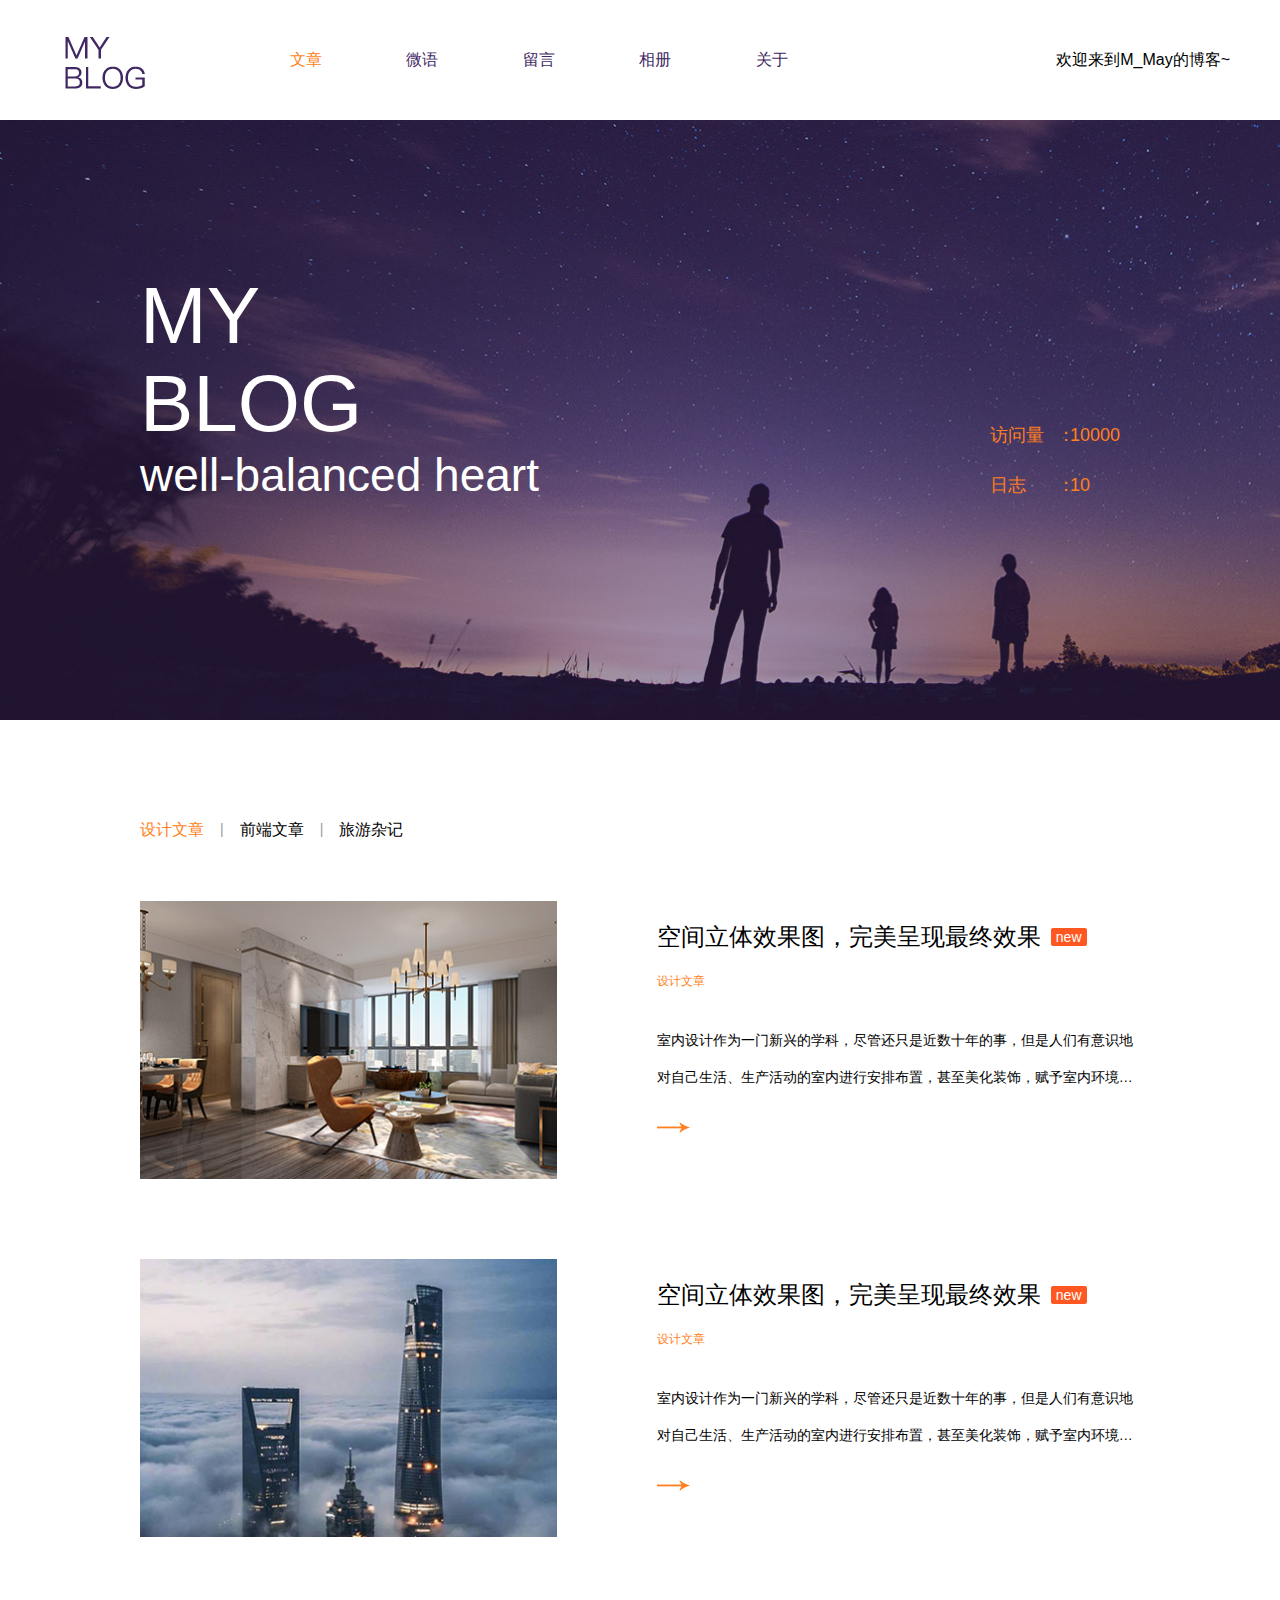
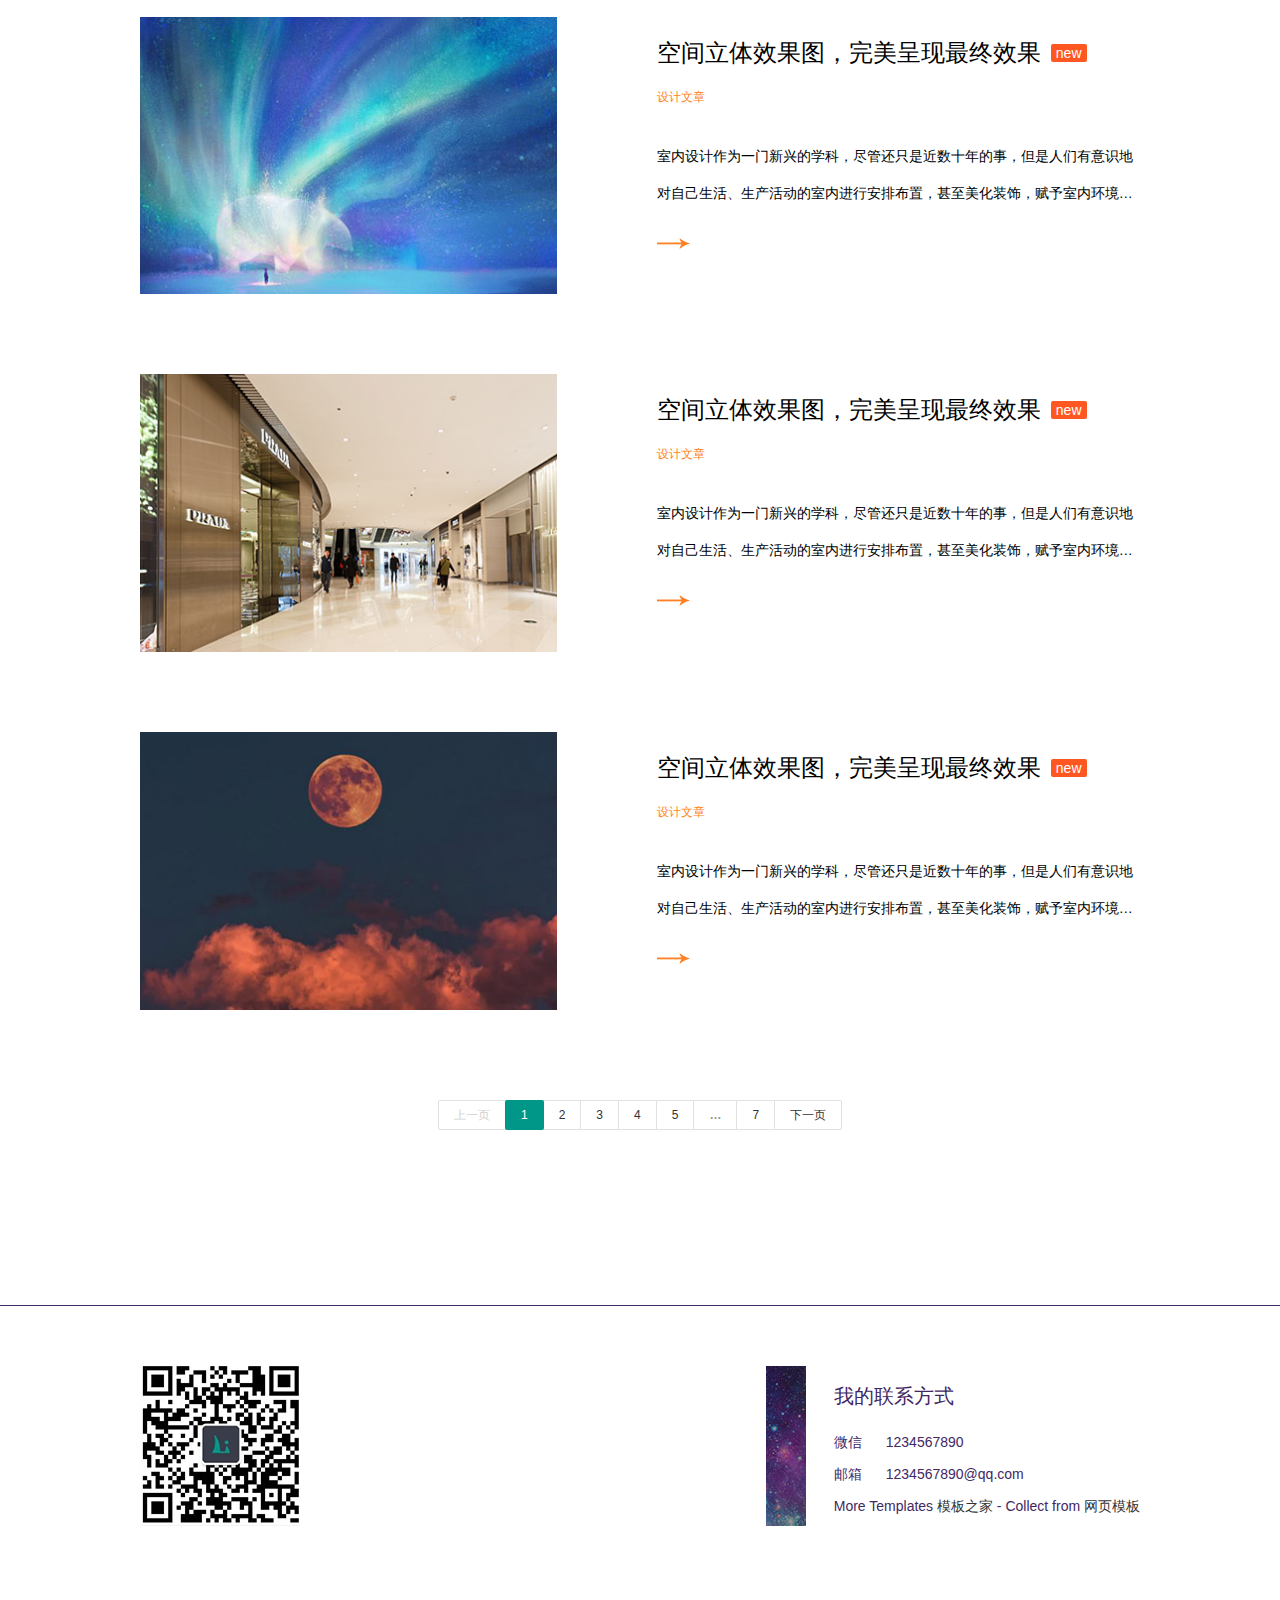
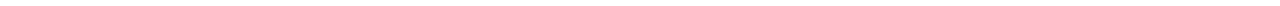
<file: index.html>
<!DOCTYPE html>
<html lang="en">
<head>
  <meta charset="UTF-8">
  <meta name="viewport" content="width=device-width, initial-scale=1.0, minimum-scale=1.0, maximum-scale=1.0, user-scalable=0">
  <title>Document</title>
  <link rel="stylesheet" type="text/css" href="res/layui/css/layui.css">
  <link rel="stylesheet" type="text/css" href="res/css/main.css">
<!--加载meta IE兼容文件-->
<!--[if lt IE 9]>
<script src="https://oss.maxcdn.com/libs/html5shiv/3.7.0/html5shiv.js"></script>
<script src="https://oss.maxcdn.com/libs/respond.js/1.3.0/respond.min.js"></script>
<![endif]-->
</head>
<body>
  <div class="header">
    <div class="menu-btn">
      <div class="menu"></div>
    </div>
    <h1 class="logo">
      <a href="index.html">
        <span>MYBLOG</span>
        <img src="res/img/logo.png">
      </a>
    </h1>
    <div class="nav">
      <a href="index.html" class="active">文章</a>
      <a href="html/whisper.html">微语</a>
      <a href="html/leacots.html">留言</a>
      <a href="html/album.html">相册</a>
      <a href="html/about.html">关于</a>
    </div>
    <ul class="layui-nav header-down-nav">
      <li class="layui-nav-item"><a href="index.html" class="active">文章</a></li>
      <li class="layui-nav-item"><a href="whisper.html">微语</a></li>
      <li class="layui-nav-item"><a href="leacots.html">留言</a></li>
      <li class="layui-nav-item"><a href="album.html">相册</a></li>
      <li class="layui-nav-item"><a href="about.html">关于</a></li>
    </ul>
    <p class="welcome-text">
      欢迎来到<span class="name">M_May</span>的博客~
    </p>
  </div>

  <div class="banner">
    <div class="cont w1000">
      <div class="title">
        <h3>MY<br />BLOG</h3>
        <h4>well-balanced heart</h4>
      </div>
      <div class="amount">
        <p><span class="text">访问量</span><span class="access">10000</span></p>
        <p><span class="text">日志</span><span class="daily-record">10</span></p>
      </div>
    </div>
  </div>
  <div class="tlinks">Collect from <a href="http://www.cssmoban.com/" >网页模板</a></div>
  <div class="content">
    <div class="cont w1000">
      <div class="title">
        <span class="layui-breadcrumb" lay-separator="|">
          <a href="javascript:;" class="active">设计文章</a>
          <a href="works/vue-shop/index.html">前端文章</a>
          <a href="javascript:;">旅游杂记</a>
        </span>
      </div>
      <div class="list-item">
        <div class="item">
          <div class="layui-fluid">
            <div class="layui-row">
              <div class="layui-col-xs12 layui-col-sm4 layui-col-md5">
                <div class="img"><img src="res/img/sy_img1.jpg" alt=""></div>
              </div>
              <div class="layui-col-xs12 layui-col-sm8 layui-col-md7">
                <div class="item-cont">
                  <h3>空间立体效果图，完美呈现最终效果<button class="layui-btn layui-btn-danger new-icon">new</button></h3>
                  <h5>设计文章</h5>
                  <p>室内设计作为一门新兴的学科，尽管还只是近数十年的事，但是人们有意识地对自己生活、生产活动的室内进行安排布置，甚至美化装饰，赋予室内环境以所祈使的气氛，却早巳从人类文明伊始的时期就已存在</p>
                  <a href="details.html" class="go-icon"></a>
                </div>
            </div>
            </div>
           </div>
        </div>
        <div class="item">
          <div class="layui-fluid">
            <div class="layui-row">
              <div class="layui-col-xs12 layui-col-sm4 layui-col-md5">
                <div class="img"><img src="res/img/sy_img2.jpg" alt=""></div>
              </div>
              <div class="layui-col-xs12 layui-col-sm8 layui-col-md7">
                <div class="item-cont">
                  <h3>空间立体效果图，完美呈现最终效果<button class="layui-btn layui-btn-danger new-icon">new</button></h3>
                  <h5>设计文章</h5>
                  <p>室内设计作为一门新兴的学科，尽管还只是近数十年的事，但是人们有意识地对自己生活、生产活动的室内进行安排布置，甚至美化装饰，赋予室内环境以所祈使的气氛，却早巳从人类文明伊始的时期就已存在</p>
                  <a href="details.html" class="go-icon"></a>
                </div>
            </div>
            </div>
           </div>
        </div>
        <div class="item">
          <div class="layui-fluid">
            <div class="layui-row">
              <div class="layui-col-xs12 layui-col-sm4 layui-col-md5">
                <div class="img"><img src="res/img/sy_img3.jpg" alt=""></div>
              </div>
              <div class="layui-col-xs12 layui-col-sm8 layui-col-md7">
                <div class="item-cont">
                  <h3>空间立体效果图，完美呈现最终效果<button class="layui-btn layui-btn-danger new-icon">new</button></h3>
                  <h5>设计文章</h5>
                  <p>室内设计作为一门新兴的学科，尽管还只是近数十年的事，但是人们有意识地对自己生活、生产活动的室内进行安排布置，甚至美化装饰，赋予室内环境以所祈使的气氛，却早巳从人类文明伊始的时期就已存在</p>
                  <a href="details.html" class="go-icon"></a>
                </div>
            </div>
            </div>
           </div>
        </div>
        <div class="item">
          <div class="layui-fluid">
            <div class="layui-row">
              <div class="layui-col-xs12 layui-col-sm4 layui-col-md5">
                <div class="img"><img src="res/img/sy_img4.jpg" alt=""></div>
              </div>
              <div class="layui-col-xs12 layui-col-sm8 layui-col-md7">
                <div class="item-cont">
                  <h3>空间立体效果图，完美呈现最终效果<button class="layui-btn layui-btn-danger new-icon">new</button></h3>
                  <h5>设计文章</h5>
                  <p>室内设计作为一门新兴的学科，尽管还只是近数十年的事，但是人们有意识地对自己生活、生产活动的室内进行安排布置，甚至美化装饰，赋予室内环境以所祈使的气氛，却早巳从人类文明伊始的时期就已存在</p>
                  <a href="details.html" class="go-icon"></a>
                </div>
            </div>
            </div>
           </div>
        </div>
        <div class="item">
          <div class="layui-fluid">
            <div class="layui-row">
              <div class="layui-col-xs12 layui-col-sm4 layui-col-md5">
                <div class="img"><img src="res/img/sy_img5.jpg" alt=""></div>
              </div>
              <div class="layui-col-xs12 layui-col-sm8 layui-col-md7">
                <div class="item-cont">
                  <h3>空间立体效果图，完美呈现最终效果<button class="layui-btn layui-btn-danger new-icon">new</button></h3>
                  <h5>设计文章</h5>
                  <p>室内设计作为一门新兴的学科，尽管还只是近数十年的事，但是人们有意识地对自己生活、生产活动的室内进行安排布置，甚至美化装饰，赋予室内环境以所祈使的气氛，却早巳从人类文明伊始的时期就已存在</p>
                  <a href="details.html" class="go-icon"></a>
                </div>
            </div>
            </div>
           </div>
        </div>
      </div>
      <div id="demo" style="text-align: center;"></div>
    </div>
  </div>

  <div class="footer-wrap">
    <div class="footer w1000">
      <div class="qrcode">
        <img src="res/img/erweima.jpg">
      </div>
      <div class="practice-mode">
        <img src="res/img/down_img.jpg">
        <div class="text">
          <h4 class="title">我的联系方式</h4>
          <p>微信<span class="WeChat">1234567890</span></p>
          <p>邮箱<span class="email">1234567890@qq.com</span></p>
          <p>More Templates <a href="http://www.cssmoban.com/" target="_blank" title="模板之家">模板之家</a> - Collect from <a href="http://www.cssmoban.com/" title="网页模板" target="_blank">网页模板</a></p>
        </div>
      </div>
    </div>
  </div>
  <script type="text/javascript" src="res/layui/layui.js"></script>
  <script type="text/javascript">
    layui.config({
      base: 'res/js/util/'
    }).use(['element','laypage','jquery','menu'],function(){
      element = layui.element,laypage = layui.laypage,$ = layui.$,menu = layui.menu;
      laypage.render({
        elem: 'demo'
        ,count: 70 //数据总数，从服务端得到
      });
      menu.init();
    })
  </script>
</body>
</html>
</file>
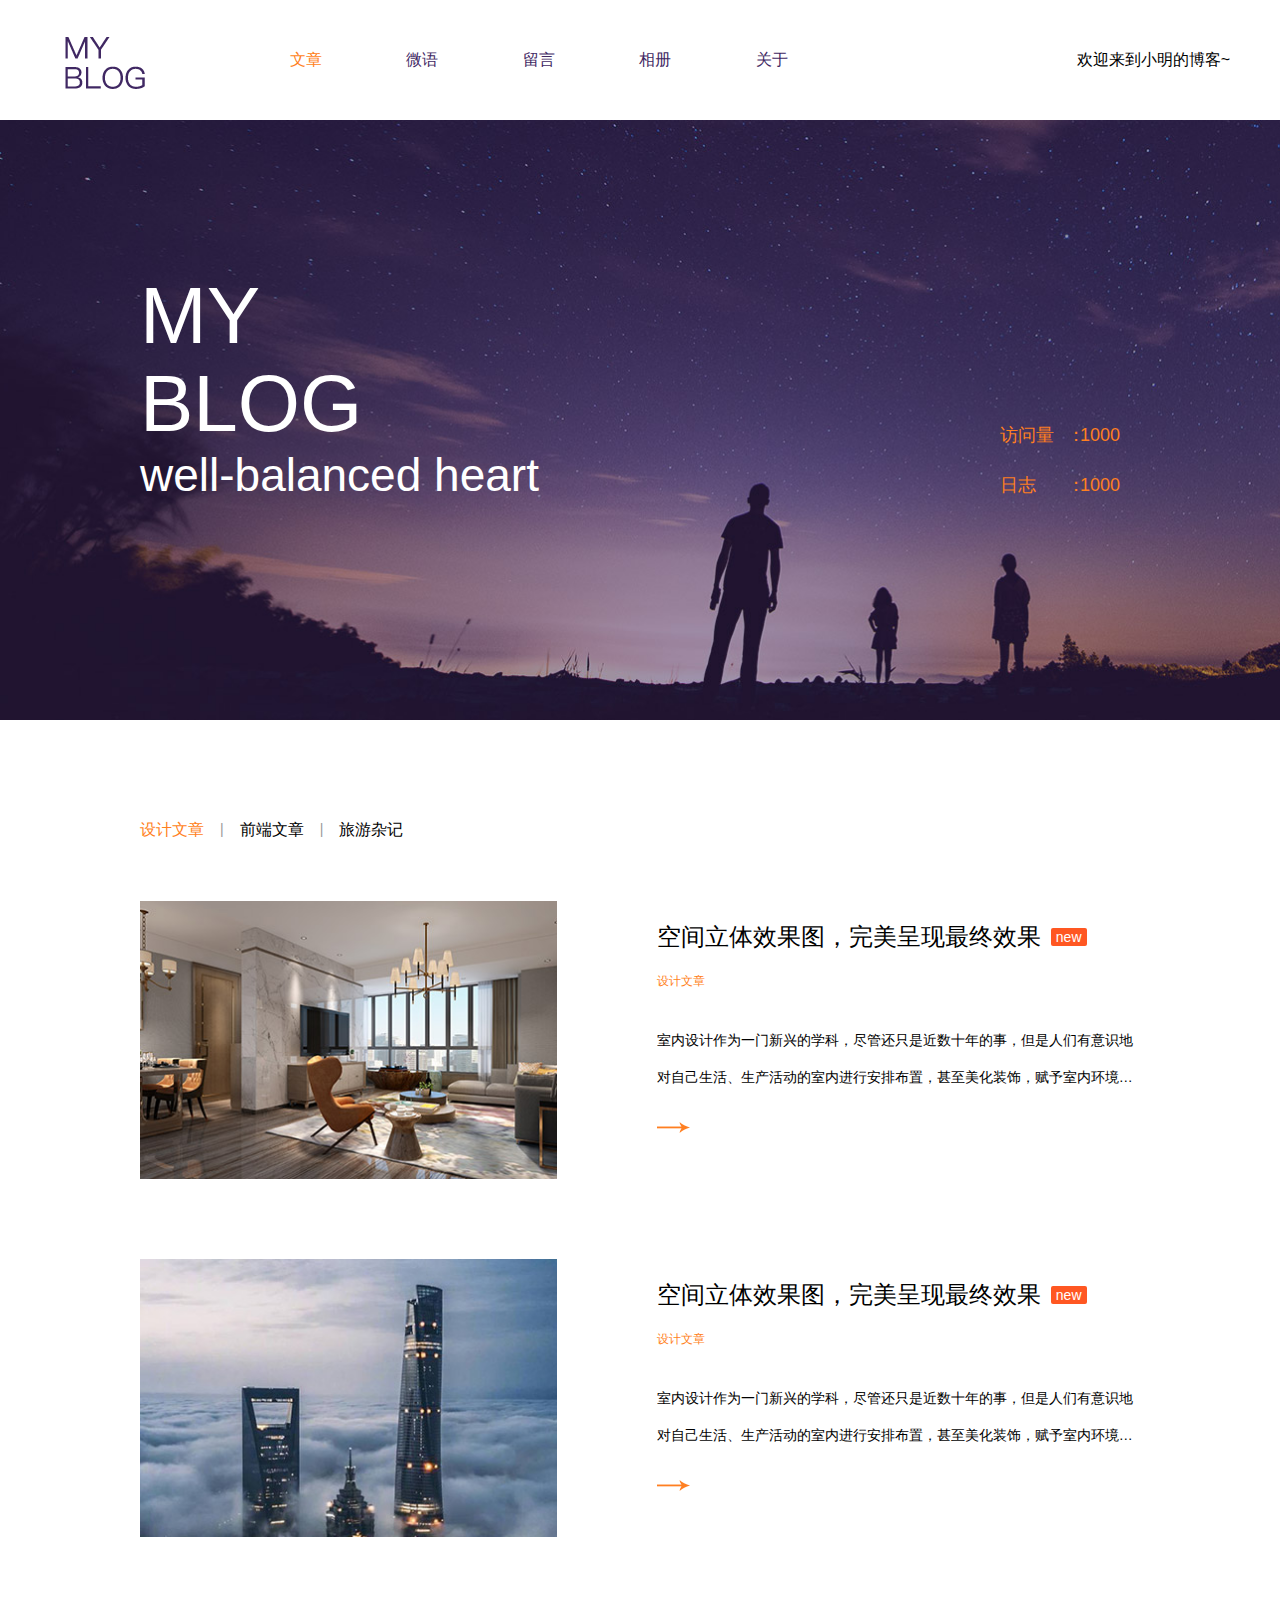
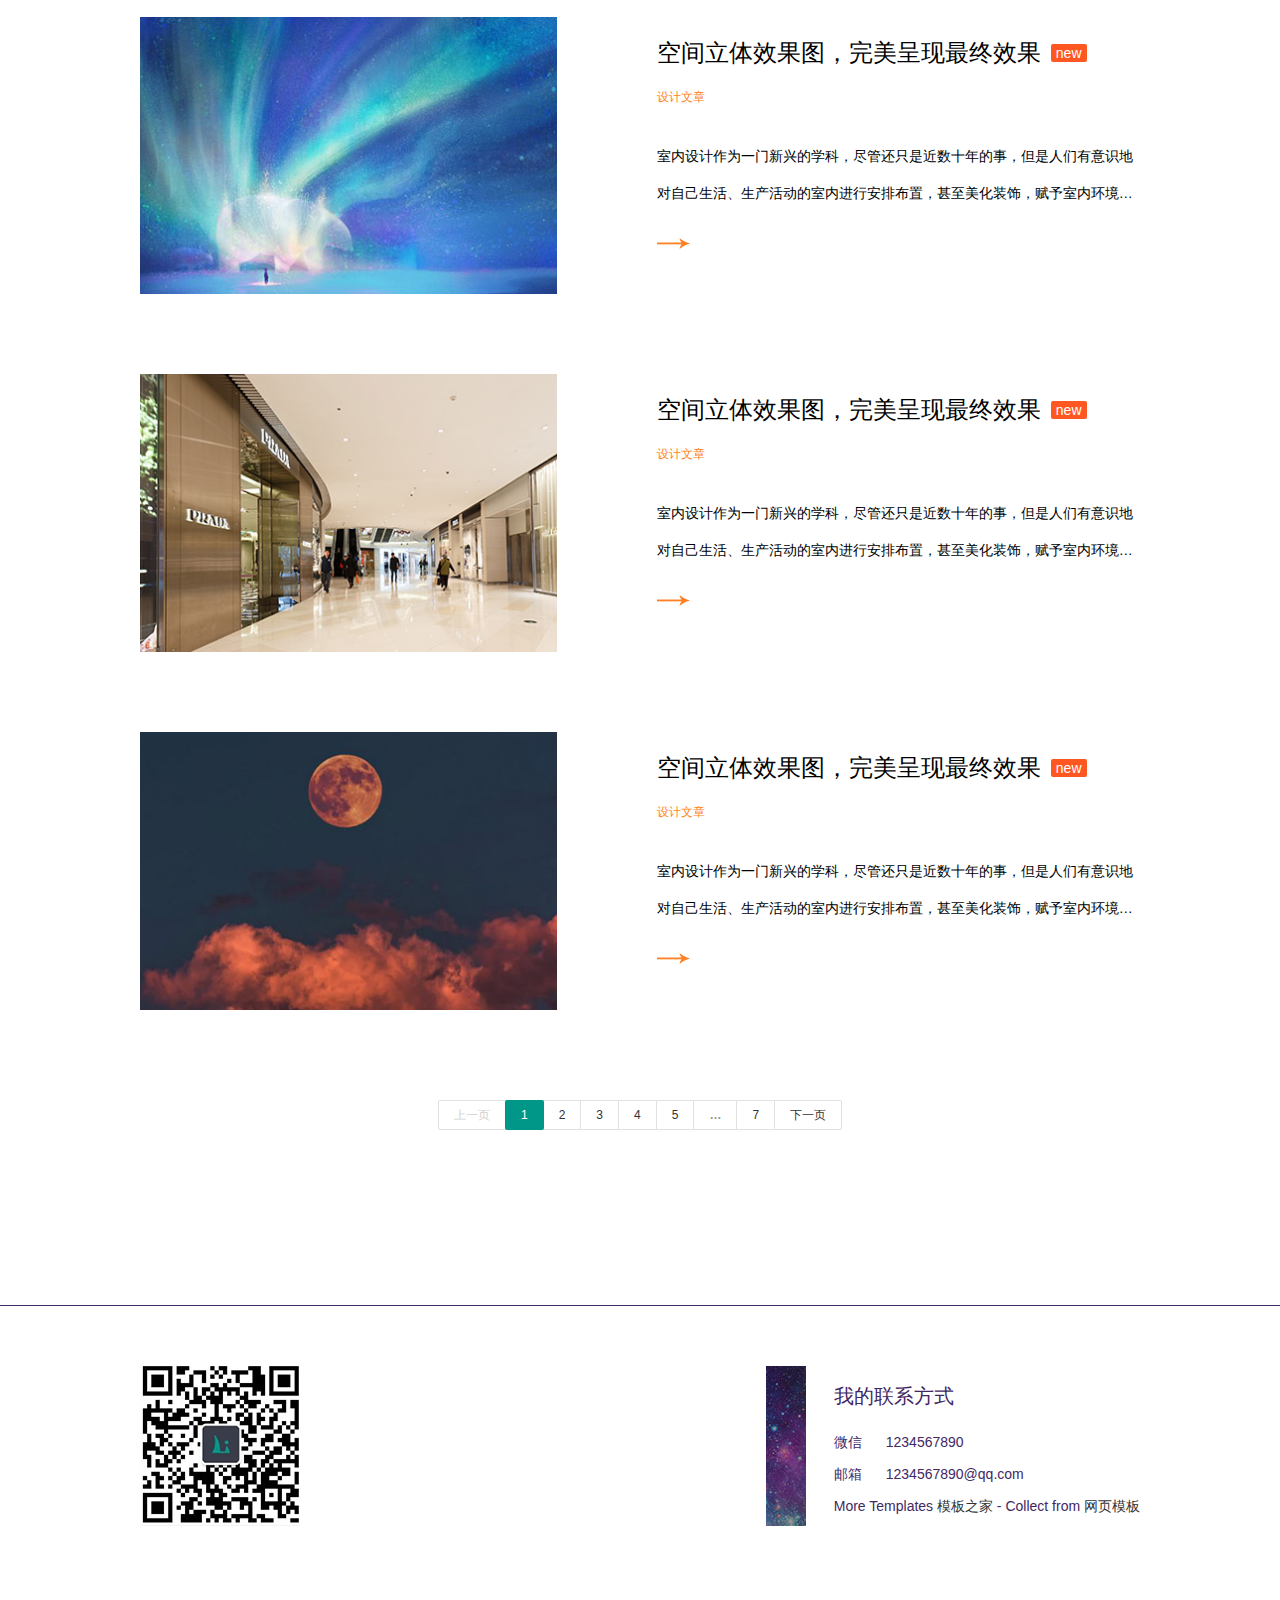
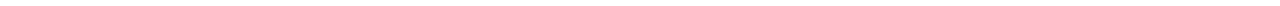
<file: html/index.html>
<!DOCTYPE html>
<html lang="en">
<head>
  <meta charset="UTF-8">
  <meta name="viewport" content="width=device-width, initial-scale=1.0, minimum-scale=1.0, maximum-scale=1.0, user-scalable=0">
  <title>Document</title>
  <link rel="stylesheet" type="text/css" href="../res/layui/css/layui.css">
  <link rel="stylesheet" type="text/css" href="../res/css/main.css">
<!--加载meta IE兼容文件-->
<!--[if lt IE 9]>
<script src="https://oss.maxcdn.com/libs/html5shiv/3.7.0/html5shiv.js"></script>
<script src="https://oss.maxcdn.com/libs/respond.js/1.3.0/respond.min.js"></script>
<![endif]-->
</head>
<body>
  <div class="header">
    <div class="menu-btn">
      <div class="menu"></div>
    </div>
    <h1 class="logo">
      <a href="index.html">
        <span>MYBLOG</span>
        <img src="../res/img/logo.png">
      </a>
    </h1>
    <div class="nav">
      <a href="index.html" class="active">文章</a>
      <a href="whisper.html">微语</a>
      <a href="leacots.html">留言</a>
      <a href="album.html">相册</a>
      <a href="about.html">关于</a>
    </div>
    <ul class="layui-nav header-down-nav">
      <li class="layui-nav-item"><a href="index.html" class="active">文章</a></li>
      <li class="layui-nav-item"><a href="whisper.html">微语</a></li>
      <li class="layui-nav-item"><a href="leacots.html">留言</a></li>
      <li class="layui-nav-item"><a href="album.html">相册</a></li>
      <li class="layui-nav-item"><a href="about.html">关于</a></li>
    </ul>
    <p class="welcome-text">
      欢迎来到<span class="name">小明</span>的博客~
    </p>
  </div>

  <div class="banner">
    <div class="cont w1000">
      <div class="title">
        <h3>MY<br />BLOG</h3>
        <h4>well-balanced heart</h4>
      </div>
      <div class="amount">
        <p><span class="text">访问量</span><span class="access">1000</span></p>
        <p><span class="text">日志</span><span class="daily-record">1000</span></p>
      </div>
    </div>
  </div>
  <div class="tlinks">Collect from <a href="http://www.cssmoban.com/" >网页模板</a></div>
  <div class="content">
    <div class="cont w1000">
      <div class="title">
        <span class="layui-breadcrumb" lay-separator="|">
          <a href="javascript:;" class="active">设计文章</a>
          <a href="javascript:;">前端文章</a>
          <a href="javascript:;">旅游杂记</a>
        </span>
      </div>
      <div class="list-item">
        <div class="item">
          <div class="layui-fluid">
            <div class="layui-row">
              <div class="layui-col-xs12 layui-col-sm4 layui-col-md5">
                <div class="img"><img src="../res/img/sy_img1.jpg" alt=""></div>
              </div>
              <div class="layui-col-xs12 layui-col-sm8 layui-col-md7">
                <div class="item-cont">
                  <h3>空间立体效果图，完美呈现最终效果<button class="layui-btn layui-btn-danger new-icon">new</button></h3>
                  <h5>设计文章</h5>
                  <p>室内设计作为一门新兴的学科，尽管还只是近数十年的事，但是人们有意识地对自己生活、生产活动的室内进行安排布置，甚至美化装饰，赋予室内环境以所祈使的气氛，却早巳从人类文明伊始的时期就已存在</p>
                  <a href="details.html" class="go-icon"></a>
                </div>
            </div>
            </div>
           </div>
        </div>
        <div class="item">
          <div class="layui-fluid">
            <div class="layui-row">
              <div class="layui-col-xs12 layui-col-sm4 layui-col-md5">
                <div class="img"><img src="../res/img/sy_img2.jpg" alt=""></div>
              </div>
              <div class="layui-col-xs12 layui-col-sm8 layui-col-md7">
                <div class="item-cont">
                  <h3>空间立体效果图，完美呈现最终效果<button class="layui-btn layui-btn-danger new-icon">new</button></h3>
                  <h5>设计文章</h5>
                  <p>室内设计作为一门新兴的学科，尽管还只是近数十年的事，但是人们有意识地对自己生活、生产活动的室内进行安排布置，甚至美化装饰，赋予室内环境以所祈使的气氛，却早巳从人类文明伊始的时期就已存在</p>
                  <a href="details.html" class="go-icon"></a>
                </div>
            </div>
            </div>
           </div>
        </div>
        <div class="item">
          <div class="layui-fluid">
            <div class="layui-row">
              <div class="layui-col-xs12 layui-col-sm4 layui-col-md5">
                <div class="img"><img src="../res/img/sy_img3.jpg" alt=""></div>
              </div>
              <div class="layui-col-xs12 layui-col-sm8 layui-col-md7">
                <div class="item-cont">
                  <h3>空间立体效果图，完美呈现最终效果<button class="layui-btn layui-btn-danger new-icon">new</button></h3>
                  <h5>设计文章</h5>
                  <p>室内设计作为一门新兴的学科，尽管还只是近数十年的事，但是人们有意识地对自己生活、生产活动的室内进行安排布置，甚至美化装饰，赋予室内环境以所祈使的气氛，却早巳从人类文明伊始的时期就已存在</p>
                  <a href="details.html" class="go-icon"></a>
                </div>
            </div>
            </div>
           </div>
        </div>
        <div class="item">
          <div class="layui-fluid">
            <div class="layui-row">
              <div class="layui-col-xs12 layui-col-sm4 layui-col-md5">
                <div class="img"><img src="../res/img/sy_img4.jpg" alt=""></div>
              </div>
              <div class="layui-col-xs12 layui-col-sm8 layui-col-md7">
                <div class="item-cont">
                  <h3>空间立体效果图，完美呈现最终效果<button class="layui-btn layui-btn-danger new-icon">new</button></h3>
                  <h5>设计文章</h5>
                  <p>室内设计作为一门新兴的学科，尽管还只是近数十年的事，但是人们有意识地对自己生活、生产活动的室内进行安排布置，甚至美化装饰，赋予室内环境以所祈使的气氛，却早巳从人类文明伊始的时期就已存在</p>
                  <a href="details.html" class="go-icon"></a>
                </div>
            </div>
            </div>
           </div>
        </div>
        <div class="item">
          <div class="layui-fluid">
            <div class="layui-row">
              <div class="layui-col-xs12 layui-col-sm4 layui-col-md5">
                <div class="img"><img src="../res/img/sy_img5.jpg" alt=""></div>
              </div>
              <div class="layui-col-xs12 layui-col-sm8 layui-col-md7">
                <div class="item-cont">
                  <h3>空间立体效果图，完美呈现最终效果<button class="layui-btn layui-btn-danger new-icon">new</button></h3>
                  <h5>设计文章</h5>
                  <p>室内设计作为一门新兴的学科，尽管还只是近数十年的事，但是人们有意识地对自己生活、生产活动的室内进行安排布置，甚至美化装饰，赋予室内环境以所祈使的气氛，却早巳从人类文明伊始的时期就已存在</p>
                  <a href="details.html" class="go-icon"></a>
                </div>
            </div>
            </div>
           </div>
        </div>
      </div>
      <div id="demo" style="text-align: center;"></div>
    </div>
  </div>

  <div class="footer-wrap">
    <div class="footer w1000">
      <div class="qrcode">
        <img src="../res/img/erweima.jpg">
      </div>
      <div class="practice-mode">
        <img src="../res/img/down_img.jpg">
        <div class="text">
          <h4 class="title">我的联系方式</h4>
          <p>微信<span class="WeChat">1234567890</span></p>
          <p>邮箱<span class="email">1234567890@qq.com</span></p>
          <p>More Templates <a href="http://www.cssmoban.com/" target="_blank" title="模板之家">模板之家</a> - Collect from <a href="http://www.cssmoban.com/" title="网页模板" target="_blank">网页模板</a></p>
        </div>
      </div>
    </div>
  </div>
  <script type="text/javascript" src="../res/layui/layui.js"></script>
  <script type="text/javascript">
    layui.config({
      base: '../res/js/util/'
    }).use(['element','laypage','jquery','menu'],function(){
      element = layui.element,laypage = layui.laypage,$ = layui.$,menu = layui.menu;
      laypage.render({
        elem: 'demo'
        ,count: 70 //数据总数，从服务端得到
      });
      menu.init();
    })
  </script>
</body>
</html>
</file>
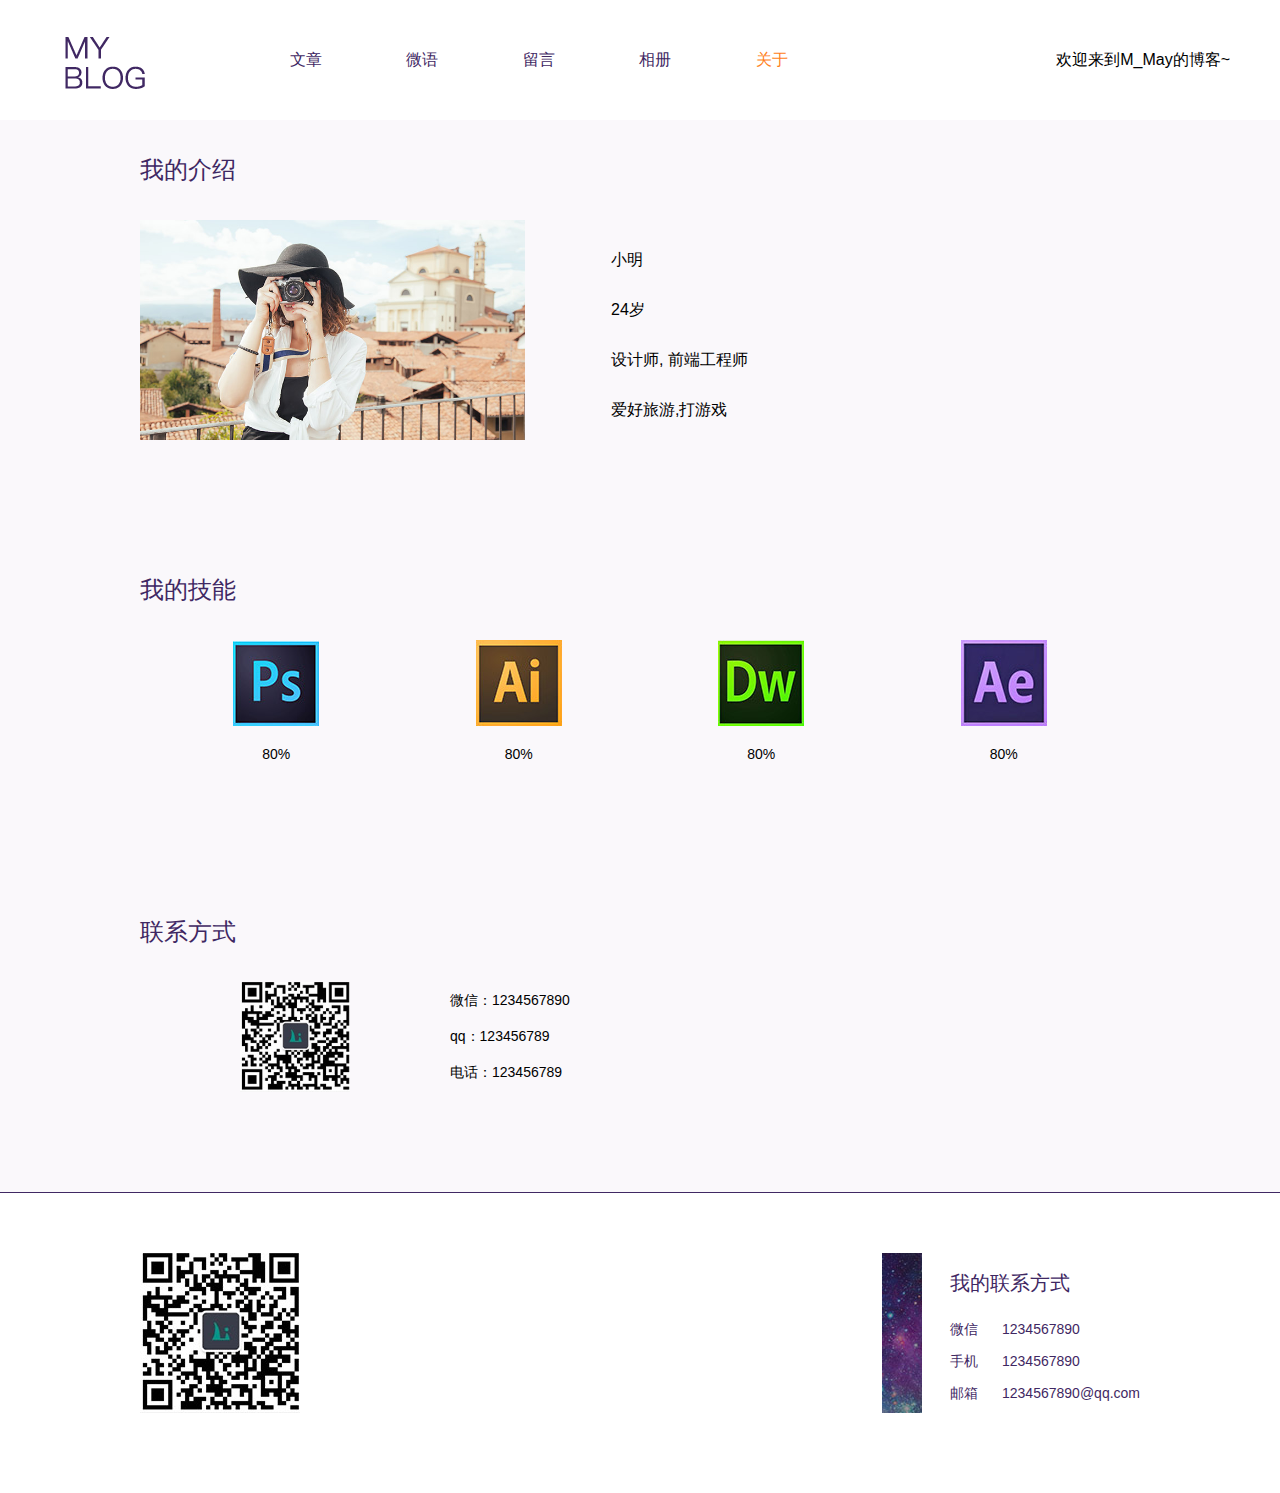
<file: html/about.html>
<!DOCTYPE html>
<html lang="en">
<head>
  <meta charset="UTF-8">
  <meta name="viewport" content="width=device-width, initial-scale=1.0, minimum-scale=1.0, maximum-scale=1.0, user-scalable=0">
  <title>Document</title>
  <link rel="stylesheet" type="text/css" href="../res/layui/css/layui.css">
  <link rel="stylesheet" type="text/css" href="../res/css/main.css">
<!--加载meta IE兼容文件-->
<!--[if lt IE 9]>
<script src="https://oss.maxcdn.com/libs/html5shiv/3.7.0/html5shiv.js"></script>
<script src="https://oss.maxcdn.com/libs/respond.js/1.3.0/respond.min.js"></script>
<![endif]-->
</head>
<body>
  <div class="header">
    <div class="menu-btn">
      <div class="menu"></div>
    </div>
    <h1 class="logo">
      <a href="index.html">
        <span>MYBLOG</span>
        <img src="../res/img/logo.png">
      </a>
    </h1>
    <div class="nav">
      <a href="index.html">文章</a>
      <a href="whisper.html">微语</a>
      <a href="leacots.html">留言</a>
      <a href="album.html">相册</a>
      <a href="about.html"  class="active">关于</a>
    </div>
    <ul class="layui-nav header-down-nav">
      <li class="layui-nav-item"><a href="index.html">文章</a></li>
      <li class="layui-nav-item"><a href="whisper.html">微语</a></li>
      <li class="layui-nav-item"><a href="leacots.html">留言</a></li>
      <li class="layui-nav-item"><a href="album.html">相册</a></li>
      <li class="layui-nav-item"><a href="about.html"  class="active">关于</a></li>
    </ul>
    <p class="welcome-text">
      欢迎来到<span class="name">M_May</span>的博客~
    </p>
  </div>

  <div class="about-content">
    <div class="w1000">
      <div class="item info">
        <div class="title">
          <h3>我的介绍</h3>
        </div>
        <div class="cont">
          <img src="../res/img/xc_img1.jpg">
          <div class="per-info">
            <p>
              <span class="name">小明</span><br />
              <span class="age">24岁</span><br />
              <span class="Career">设计师, 前端工程师</span><br />
              <span class="interest">爱好旅游,打游戏</span>
            </p>
          </div>
        </div>
      </div>
      <div class="item tool">
        <div class="title">
          <h3>我的技能</h3>
        </div>
        <div class="layui-fluid">
          <div class="layui-row">
            <div class="layui-col-xs6 layui-col-sm3 layui-col-md3">
              <div class="cont-box">
                <img src="../res/img/gr_img2.jpg">
                <p>80%</p>
              </div>
            </div>
            <div class="layui-col-xs6 layui-col-sm3 layui-col-md3">
              <div class="cont-box">
                <img src="../res/img/gr_img3.jpg">
                <p>80%</p>
              </div>
            </div>
            <div class="layui-col-xs6 layui-col-sm3 layui-col-md3">
              <div class="cont-box">
                <img src="../res/img/gr_img4.jpg">
                <p>80%</p>
              </div>
            </div>
            <div class="layui-col-xs6 layui-col-sm3 layui-col-md3">
              <div class="cont-box">
                <img src="../res/img/gr_img5.jpg">
                <p>80%</p>
              </div>
            </div>
          </div>
        </div>
      </div>
      <div class="item contact">
        <div class="title">
          <h3>联系方式</h3>
        </div>
        <div class="cont">
          <img src="../res/img/erweima.jpg">
          <div class="text">
            <p class="WeChat">微信：<span>1234567890</span></p>
            <p class="qq">qq：<span>123456789</span></p>
            <p class="iphone">电话：<span>123456789</span></p>
          </div>
        </div>
      </div>
    </div>
  </div>
  
  

  <div class="footer-wrap">
    <div class="footer w1000">
      <div class="qrcode">
        <img src="../res/img/erweima.jpg">
      </div>
      <div class="practice-mode">
        <img src="../res/img/down_img.jpg">
        <div class="text">
          <h4 class="title">我的联系方式</h4>
          <p>微信<span class="WeChat">1234567890</span></p>
          <p>手机<span class="iphone">1234567890</span></p>
          <p>邮箱<span class="email">1234567890@qq.com</span></p>
        </div>
      </div>
    </div>
  </div>
  <script type="text/javascript" src="../res/layui/layui.js"></script>
  <script type="text/javascript">
    layui.config({
      base: '../res/js/util/'
    }).use(['element','laypage','form','layer','menu'],function(){
      element = layui.element,laypage = layui.laypage,form = layui.form,layer = layui.layer,menu = layui.menu;
      menu.init();
    })
  </script>
</body>
</html>
</file>
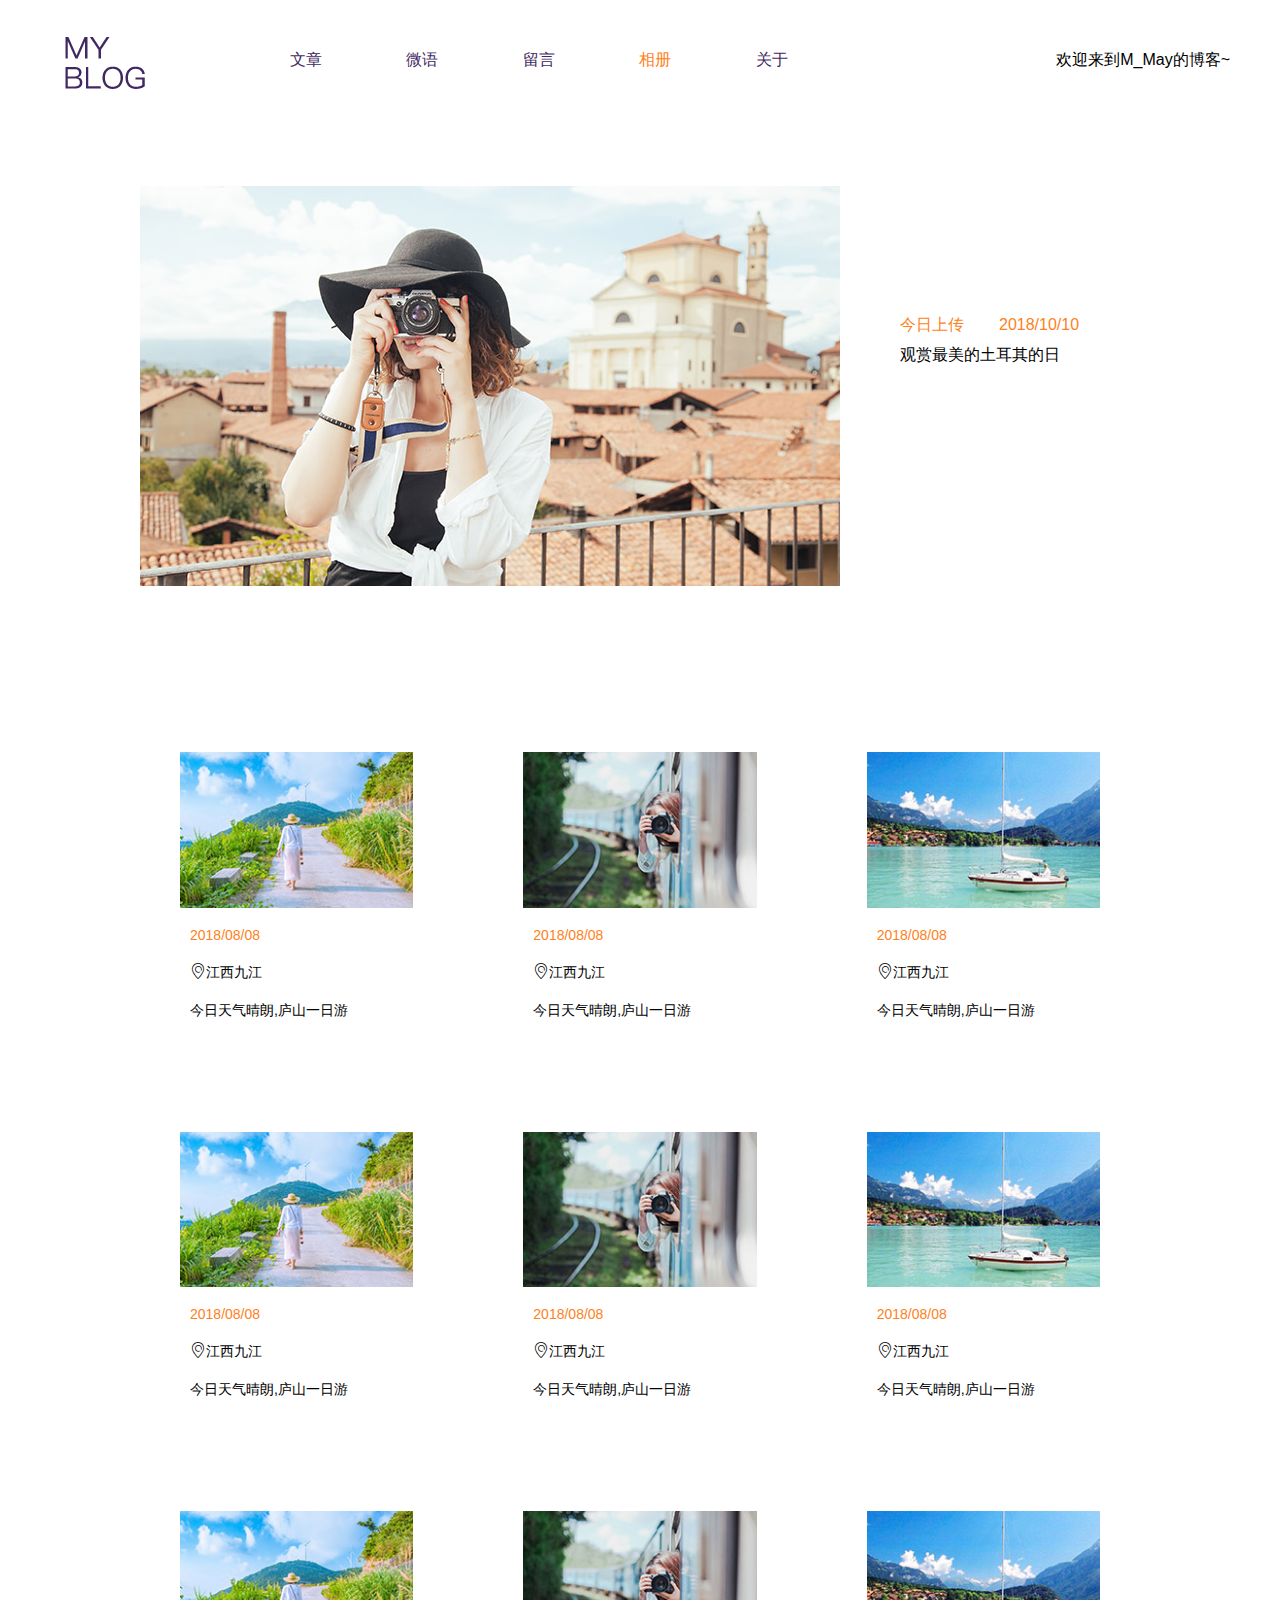
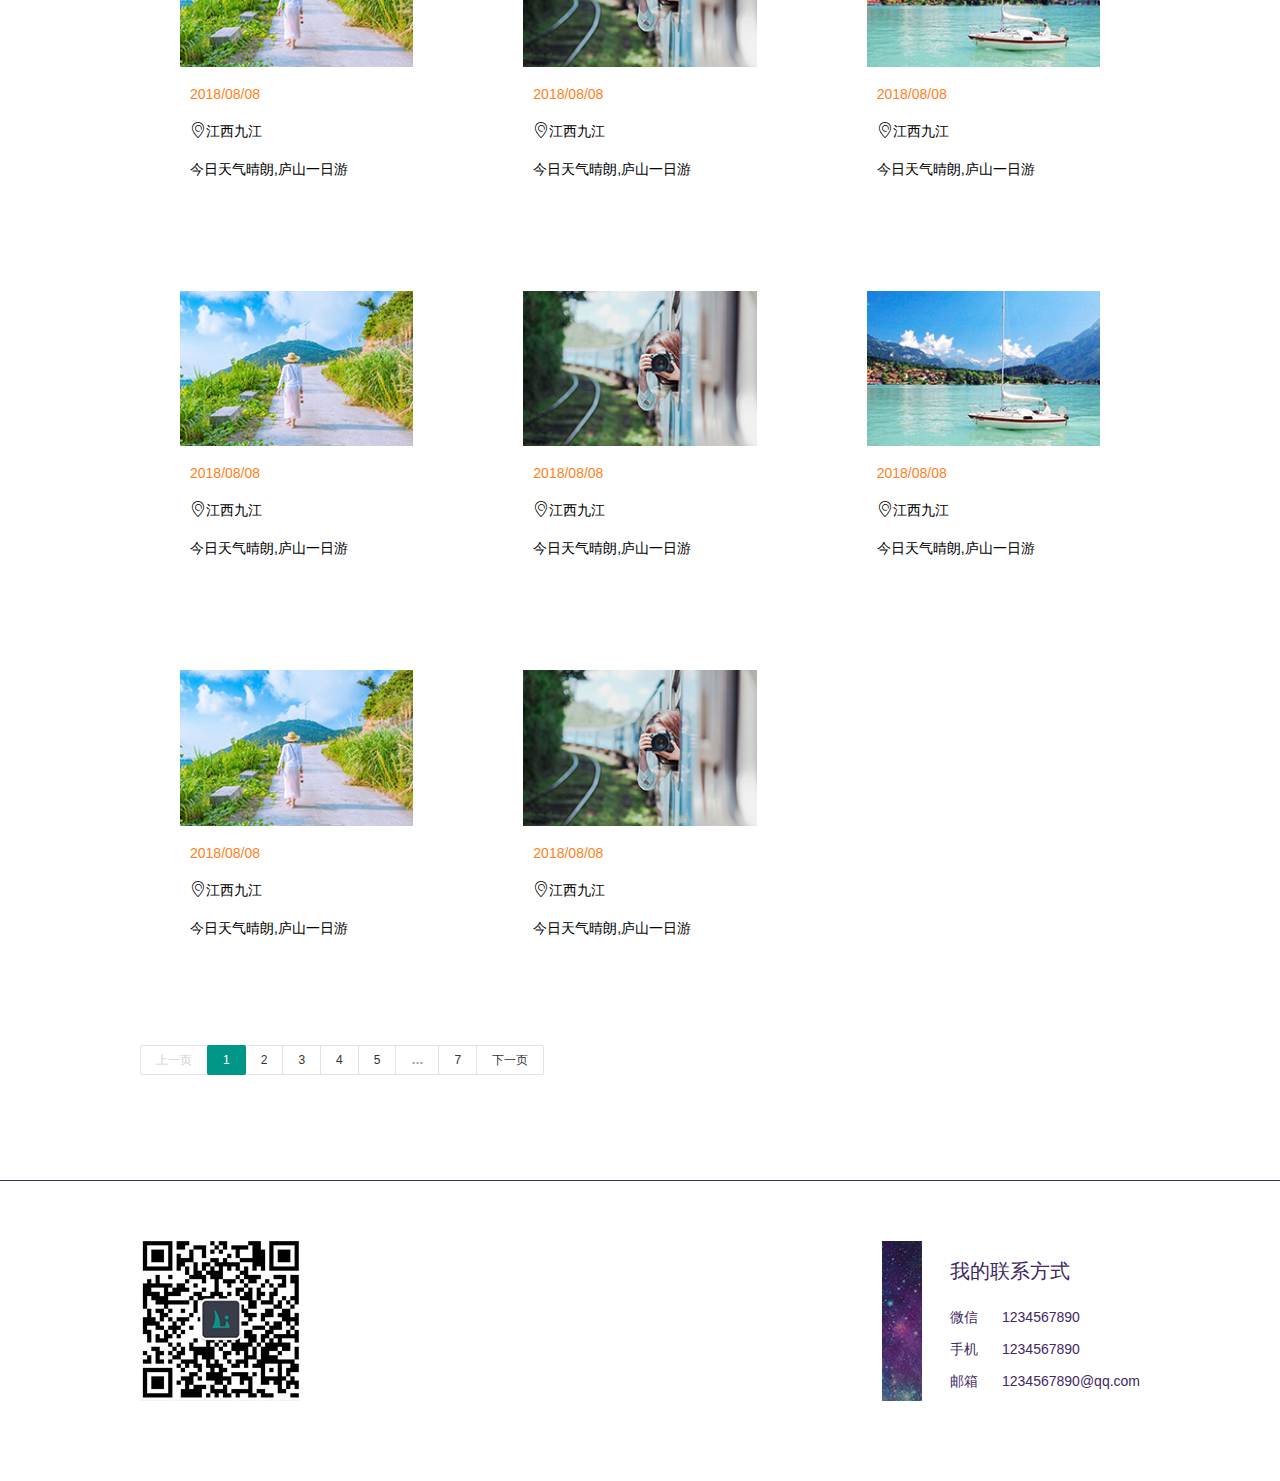
<file: html/album.html>
<!DOCTYPE html>
<html lang="en">
<head>
  <meta charset="UTF-8">
  <meta name="viewport" content="width=device-width, initial-scale=1.0, minimum-scale=1.0, maximum-scale=1.0, user-scalable=0">
  <title>Document</title>
  <link rel="stylesheet" type="text/css" href="../res/layui/css/layui.css">
  <link rel="stylesheet" type="text/css" href="../res/css/main.css">
<!--加载meta IE兼容文件-->
<!--[if lt IE 9]>
<script src="https://oss.maxcdn.com/libs/html5shiv/3.7.0/html5shiv.js"></script>
<script src="https://oss.maxcdn.com/libs/respond.js/1.3.0/respond.min.js"></script>
<![endif]-->
</head>
<body>
  <div class="header">
    <div class="menu-btn">
      <div class="menu"></div>
    </div>
    <h1 class="logo">
      <a href="index.html">
        <span>MYBLOG</span>
        <img src="../res/img/logo.png">
      </a>
    </h1>
    <div class="nav">
      <a href="index.html">文章</a>
      <a href="whisper.html">微语</a>
      <a href="leacots.html">留言</a>
      <a href="album.html"  class="active">相册</a>
      <a href="about.html">关于</a>
    </div>
    <ul class="layui-nav header-down-nav">
      <li class="layui-nav-item"><a href="index.html">文章</a></li>
      <li class="layui-nav-item"><a href="whisper.html">微语</a></li>
      <li class="layui-nav-item"><a href="leacots.html">留言</a></li>
      <li class="layui-nav-item"><a href="album.html"  class="active">相册</a></li>
      <li class="layui-nav-item"><a href="about.html">关于</a></li>
    </ul>
    <p class="welcome-text">
      欢迎来到<span class="name">M_May</span>的博客~
    </p>
  </div>

  <div class="album-content w1000"  id="layer-photos-demo" class="layer-photos-demo">
    <div class="img-info">
      <img src="../res/img/xc_img1.jpg" alt="">
      <div class="title">
        <p class="data">今日上传<span>2018/10/10</span></p>
        <p class="text">观赏最美的土耳其的日</p>
      </div>
    </div>
    <div class="img-list">
      <div class="layui-fluid" style="padding:0">
        <div class="layui-row layui-col-space30 space">
          <div class="layui-col-xs12 layui-col-sm4 layui-col-md4">
            <div class="item">
              <img src="../res/img/xc_img3.jpg">
              <div class="cont-text">
                <div class="data">2018/08/08</div>
                <p class="address"><i class="layui-icon layui-icon-location"></i><span>江西九江</span></p>
                <p class="briefly">今日天气晴朗,庐山一日游</p>
              </div>
            </div>
          </div>
          <div class="layui-col-xs12 layui-col-sm4 layui-col-md4">
            <div class="item">
              <img src="../res/img/xc_img4.jpg">
              <div class="cont-text">
                <div class="data">2018/08/08</div>
                <p class="address"><i class="layui-icon layui-icon-location"></i><span>江西九江</span></p>
                <p class="briefly">今日天气晴朗,庐山一日游</p>
              </div>
            </div>
          </div>
          <div class="layui-col-xs12 layui-col-sm4 layui-col-md4">
            <div class="item">
              <img src="../res/img/xc_img5.jpg">
              <div class="cont-text">
                <div class="data">2018/08/08</div>
                <p class="address"><i class="layui-icon layui-icon-location"></i><span>江西九江</span></p>
                <p class="briefly">今日天气晴朗,庐山一日游</p>
              </div>
            </div>
          </div>
          <div class="layui-col-xs12 layui-col-sm4 layui-col-md4">
            <div class="item">
              <img src="../res/img/xc_img3.jpg">
              <div class="cont-text">
                <div class="data">2018/08/08</div>
                <p class="address"><i class="layui-icon layui-icon-location"></i><span>江西九江</span></p>
                <p class="briefly">今日天气晴朗,庐山一日游</p>
              </div>
            </div>
          </div>
          <div class="layui-col-xs12 layui-col-sm4 layui-col-md4">
            <div class="item">
              <img src="../res/img/xc_img4.jpg">
              <div class="cont-text">
                <div class="data">2018/08/08</div>
                <p class="address"><i class="layui-icon layui-icon-location"></i><span>江西九江</span></p>
                <p class="briefly">今日天气晴朗,庐山一日游</p>
              </div>
            </div>
          </div>
          <div class="layui-col-xs12 layui-col-sm4 layui-col-md4">
            <div class="item">
              <img src="../res/img/xc_img5.jpg">
              <div class="cont-text">
                <div class="data">2018/08/08</div>
                <p class="address"><i class="layui-icon layui-icon-location"></i><span>江西九江</span></p>
                <p class="briefly">今日天气晴朗,庐山一日游</p>
              </div>
            </div>
          </div>
          <div class="layui-col-xs12 layui-col-sm4 layui-col-md4">
            <div class="item">
              <img src="../res/img/xc_img3.jpg">
              <div class="cont-text">
                <div class="data">2018/08/08</div>
                <p class="address"><i class="layui-icon layui-icon-location"></i><span>江西九江</span></p>
                <p class="briefly">今日天气晴朗,庐山一日游</p>
              </div>
            </div>
          </div>
          <div class="layui-col-xs12 layui-col-sm4 layui-col-md4">
            <div class="item">
              <img src="../res/img/xc_img4.jpg">
              <div class="cont-text">
                <div class="data">2018/08/08</div>
                <p class="address"><i class="layui-icon layui-icon-location"></i><span>江西九江</span></p>
                <p class="briefly">今日天气晴朗,庐山一日游</p>
              </div>
            </div>
          </div>
          <div class="layui-col-xs12 layui-col-sm4 layui-col-md4">
            <div class="item">
              <img src="../res/img/xc_img5.jpg">
              <div class="cont-text">
                <div class="data">2018/08/08</div>
                <p class="address"><i class="layui-icon layui-icon-location"></i><span>江西九江</span></p>
                <p class="briefly">今日天气晴朗,庐山一日游</p>
              </div>
            </div>
          </div>
          <div class="layui-col-xs12 layui-col-sm4 layui-col-md4">
            <div class="item">
              <img src="../res/img/xc_img3.jpg">
              <div class="cont-text">
                <div class="data">2018/08/08</div>
                <p class="address"><i class="layui-icon layui-icon-location"></i><span>江西九江</span></p>
                <p class="briefly">今日天气晴朗,庐山一日游</p>
              </div>
            </div>
          </div>
          <div class="layui-col-xs12 layui-col-sm4 layui-col-md4">
            <div class="item">
              <img src="../res/img/xc_img4.jpg">
              <div class="cont-text">
                <div class="data">2018/08/08</div>
                <p class="address"><i class="layui-icon layui-icon-location"></i><span>江西九江</span></p>
                <p class="briefly">今日天气晴朗,庐山一日游</p>
              </div>
            </div>
          </div>
          <div class="layui-col-xs12 layui-col-sm4 layui-col-md4">
            <div class="item">
              <img src="../res/img/xc_img5.jpg">
              <div class="cont-text">
                <div class="data">2018/08/08</div>
                <p class="address"><i class="layui-icon layui-icon-location"></i><span>江西九江</span></p>
                <p class="briefly">今日天气晴朗,庐山一日游</p>
              </div>
            </div>
          </div>
          <div class="layui-col-xs12 layui-col-sm4 layui-col-md4">
            <div class="item">
              <img src="../res/img/xc_img3.jpg">
              <div class="cont-text">
                <div class="data">2018/08/08</div>
                <p class="address"><i class="layui-icon layui-icon-location"></i><span>江西九江</span></p>
                <p class="briefly">今日天气晴朗,庐山一日游</p>
              </div>
            </div>
          </div>
          <div class="layui-col-xs12 layui-col-sm4 layui-col-md4">
            <div class="item">
              <img src="../res/img/xc_img4.jpg">
              <div class="cont-text">
                <div class="data">2018/08/08</div>
                <p class="address"><i class="layui-icon layui-icon-location"></i><span>江西九江</span></p>
                <p class="briefly">今日天气晴朗,庐山一日游</p>
              </div>
            </div>
          </div>
        </div>
      </div>
      <div id="demo"></div>
    </div>
  </div>


  <div class="footer-wrap">
    <div class="footer w1000">
      <div class="qrcode">
        <img src="../res/img/erweima.jpg">
      </div>
      <div class="practice-mode">
        <img src="../res/img/down_img.jpg">
        <div class="text">
          <h4 class="title">我的联系方式</h4>
          <p>微信<span class="WeChat">1234567890</span></p>
          <p>手机<span class="iphone">1234567890</span></p>
          <p>邮箱<span class="email">1234567890@qq.com</span></p>
        </div>
      </div>
    </div>
  </div>
  <script type="text/javascript" src="../res/layui/layui.js"></script>
  <script type="text/javascript">
   layui.config({
      base: '../res/js/util/'
    }).use(['element','laypage','form','layer','menu'],function(){
      element = layui.element,laypage = layui.laypage,form = layui.form,layer = layui.layer,menu = layui.menu;
      laypage.render({
        elem: 'demo'
        ,count: 70 //数据总数，从服务端得到
      });
      layer.photos({
        photos: '#layer-photos-demo'
        ,anim: 5 //0-6的选择，指定弹出图片动画类型，默认随机（请注意，3.0之前的版本用shift参数）
        ,tab:function(pic,layero){
          console.log(pic,layero)
        }
      });
      menu.init(); 
    })
  </script>
</body>
</html>
</file>
<file: res/layui/css/layui.css>
/** layui-v2.4.5 MIT License By https://www.layui.com */
 .layui-inline,img{display:inline-block;vertical-align:middle}h1,h2,h3,h4,h5,h6{font-weight:400}.layui-edge,.layui-header,.layui-inline,.layui-main{position:relative}.layui-elip,.layui-form-checkbox span,.layui-form-pane .layui-form-label{text-overflow:ellipsis;white-space:nowrap}.layui-btn,.layui-edge,.layui-inline,img{vertical-align:middle}.layui-btn,.layui-disabled,.layui-icon,.layui-unselect{-webkit-user-select:none;-ms-user-select:none;-moz-user-select:none}blockquote,body,button,dd,div,dl,dt,form,h1,h2,h3,h4,h5,h6,input,li,ol,p,pre,td,textarea,th,ul{margin:0;padding:0;-webkit-tap-highlight-color:rgba(0,0,0,0)}a:active,a:hover{outline:0}img{border:none}li{list-style:none}table{border-collapse:collapse;border-spacing:0}h4,h5,h6{font-size:100%}button,input,optgroup,option,select,textarea{font-family:inherit;font-size:inherit;font-style:inherit;font-weight:inherit;outline:0}pre{white-space:pre-wrap;white-space:-moz-pre-wrap;white-space:-pre-wrap;white-space:-o-pre-wrap;word-wrap:break-word}body{line-height:24px;font:14px Helvetica Neue,Helvetica,PingFang SC,Tahoma,Arial,sans-serif}hr{height:1px;margin:10px 0;border:0;clear:both}a{color:#333;text-decoration:none}a:hover{color:#777}a cite{font-style:normal;*cursor:pointer}.layui-border-box,.layui-border-box *{box-sizing:border-box}.layui-box,.layui-box *{box-sizing:content-box}.layui-clear{clear:both;*zoom:1}.layui-clear:after{content:'\20';clear:both;*zoom:1;display:block;height:0}.layui-inline{*display:inline;*zoom:1}.layui-edge{display:inline-block;width:0;height:0;border-width:6px;border-style:dashed;border-color:transparent;overflow:hidden}.layui-edge-top{top:-4px;border-bottom-color:#999;border-bottom-style:solid}.layui-edge-right{border-left-color:#999;border-left-style:solid}.layui-edge-bottom{top:2px;border-top-color:#999;border-top-style:solid}.layui-edge-left{border-right-color:#999;border-right-style:solid}.layui-elip{overflow:hidden}.layui-disabled,.layui-disabled:hover{color:#d2d2d2!important;cursor:not-allowed!important}.layui-circle{border-radius:100%}.layui-show{display:block!important}.layui-hide{display:none!important}@font-face{font-family:layui-icon;src:url(../font/iconfont.eot?v=240);src:url(../font/iconfont.eot?v=240#iefix) format('embedded-opentype'),url(../font/iconfont.svg?v=240#iconfont) format('svg'),url(../font/iconfont.woff?v=240) format('woff'),url(../font/iconfont.ttf?v=240) format('truetype')}.layui-icon{font-family:layui-icon!important;font-size:16px;font-style:normal;-webkit-font-smoothing:antialiased;-moz-osx-font-smoothing:grayscale}.layui-icon-reply-fill:before{content:"\e611"}.layui-icon-set-fill:before{content:"\e614"}.layui-icon-menu-fill:before{content:"\e60f"}.layui-icon-search:before{content:"\e615"}.layui-icon-share:before{content:"\e641"}.layui-icon-set-sm:before{content:"\e620"}.layui-icon-engine:before{content:"\e628"}.layui-icon-close:before{content:"\1006"}.layui-icon-close-fill:before{content:"\1007"}.layui-icon-chart-screen:before{content:"\e629"}.layui-icon-star:before{content:"\e600"}.layui-icon-circle-dot:before{content:"\e617"}.layui-icon-chat:before{content:"\e606"}.layui-icon-release:before{content:"\e609"}.layui-icon-list:before{content:"\e60a"}.layui-icon-chart:before{content:"\e62c"}.layui-icon-ok-circle:before{content:"\1005"}.layui-icon-layim-theme:before{content:"\e61b"}.layui-icon-table:before{content:"\e62d"}.layui-icon-right:before{content:"\e602"}.layui-icon-left:before{content:"\e603"}.layui-icon-cart-simple:before{content:"\e698"}.layui-icon-face-cry:before{content:"\e69c"}.layui-icon-face-smile:before{content:"\e6af"}.layui-icon-survey:before{content:"\e6b2"}.layui-icon-tree:before{content:"\e62e"}.layui-icon-upload-circle:before{content:"\e62f"}.layui-icon-add-circle:before{content:"\e61f"}.layui-icon-download-circle:before{content:"\e601"}.layui-icon-templeate-1:before{content:"\e630"}.layui-icon-util:before{content:"\e631"}.layui-icon-face-surprised:before{content:"\e664"}.layui-icon-edit:before{content:"\e642"}.layui-icon-speaker:before{content:"\e645"}.layui-icon-down:before{content:"\e61a"}.layui-icon-file:before{content:"\e621"}.layui-icon-layouts:before{content:"\e632"}.layui-icon-rate-half:before{content:"\e6c9"}.layui-icon-add-circle-fine:before{content:"\e608"}.layui-icon-prev-circle:before{content:"\e633"}.layui-icon-read:before{content:"\e705"}.layui-icon-404:before{content:"\e61c"}.layui-icon-carousel:before{content:"\e634"}.layui-icon-help:before{content:"\e607"}.layui-icon-code-circle:before{content:"\e635"}.layui-icon-water:before{content:"\e636"}.layui-icon-username:before{content:"\e66f"}.layui-icon-find-fill:before{content:"\e670"}.layui-icon-about:before{content:"\e60b"}.layui-icon-location:before{content:"\e715"}.layui-icon-up:before{content:"\e619"}.layui-icon-pause:before{content:"\e651"}.layui-icon-date:before{content:"\e637"}.layui-icon-layim-uploadfile:before{content:"\e61d"}.layui-icon-delete:before{content:"\e640"}.layui-icon-play:before{content:"\e652"}.layui-icon-top:before{content:"\e604"}.layui-icon-friends:before{content:"\e612"}.layui-icon-refresh-3:before{content:"\e9aa"}.layui-icon-ok:before{content:"\e605"}.layui-icon-layer:before{content:"\e638"}.layui-icon-face-smile-fine:before{content:"\e60c"}.layui-icon-dollar:before{content:"\e659"}.layui-icon-group:before{content:"\e613"}.layui-icon-layim-download:before{content:"\e61e"}.layui-icon-picture-fine:before{content:"\e60d"}.layui-icon-link:before{content:"\e64c"}.layui-icon-diamond:before{content:"\e735"}.layui-icon-log:before{content:"\e60e"}.layui-icon-rate-solid:before{content:"\e67a"}.layui-icon-fonts-del:before{content:"\e64f"}.layui-icon-unlink:before{content:"\e64d"}.layui-icon-fonts-clear:before{content:"\e639"}.layui-icon-triangle-r:before{content:"\e623"}.layui-icon-circle:before{content:"\e63f"}.layui-icon-radio:before{content:"\e643"}.layui-icon-align-center:before{content:"\e647"}.layui-icon-align-right:before{content:"\e648"}.layui-icon-align-left:before{content:"\e649"}.layui-icon-loading-1:before{content:"\e63e"}.layui-icon-return:before{content:"\e65c"}.layui-icon-fonts-strong:before{content:"\e62b"}.layui-icon-upload:before{content:"\e67c"}.layui-icon-dialogue:before{content:"\e63a"}.layui-icon-video:before{content:"\e6ed"}.layui-icon-headset:before{content:"\e6fc"}.layui-icon-cellphone-fine:before{content:"\e63b"}.layui-icon-add-1:before{content:"\e654"}.layui-icon-face-smile-b:before{content:"\e650"}.layui-icon-fonts-html:before{content:"\e64b"}.layui-icon-form:before{content:"\e63c"}.layui-icon-cart:before{content:"\e657"}.layui-icon-camera-fill:before{content:"\e65d"}.layui-icon-tabs:before{content:"\e62a"}.layui-icon-fonts-code:before{content:"\e64e"}.layui-icon-fire:before{content:"\e756"}.layui-icon-set:before{content:"\e716"}.layui-icon-fonts-u:before{content:"\e646"}.layui-icon-triangle-d:before{content:"\e625"}.layui-icon-tips:before{content:"\e702"}.layui-icon-picture:before{content:"\e64a"}.layui-icon-more-vertical:before{content:"\e671"}.layui-icon-flag:before{content:"\e66c"}.layui-icon-loading:before{content:"\e63d"}.layui-icon-fonts-i:before{content:"\e644"}.layui-icon-refresh-1:before{content:"\e666"}.layui-icon-rmb:before{content:"\e65e"}.layui-icon-home:before{content:"\e68e"}.layui-icon-user:before{content:"\e770"}.layui-icon-notice:before{content:"\e667"}.layui-icon-login-weibo:before{content:"\e675"}.layui-icon-voice:before{content:"\e688"}.layui-icon-upload-drag:before{content:"\e681"}.layui-icon-login-qq:before{content:"\e676"}.layui-icon-snowflake:before{content:"\e6b1"}.layui-icon-file-b:before{content:"\e655"}.layui-icon-template:before{content:"\e663"}.layui-icon-auz:before{content:"\e672"}.layui-icon-console:before{content:"\e665"}.layui-icon-app:before{content:"\e653"}.layui-icon-prev:before{content:"\e65a"}.layui-icon-website:before{content:"\e7ae"}.layui-icon-next:before{content:"\e65b"}.layui-icon-component:before{content:"\e857"}.layui-icon-more:before{content:"\e65f"}.layui-icon-login-wechat:before{content:"\e677"}.layui-icon-shrink-right:before{content:"\e668"}.layui-icon-spread-left:before{content:"\e66b"}.layui-icon-camera:before{content:"\e660"}.layui-icon-note:before{content:"\e66e"}.layui-icon-refresh:before{content:"\e669"}.layui-icon-female:before{content:"\e661"}.layui-icon-male:before{content:"\e662"}.layui-icon-password:before{content:"\e673"}.layui-icon-senior:before{content:"\e674"}.layui-icon-theme:before{content:"\e66a"}.layui-icon-tread:before{content:"\e6c5"}.layui-icon-praise:before{content:"\e6c6"}.layui-icon-star-fill:before{content:"\e658"}.layui-icon-rate:before{content:"\e67b"}.layui-icon-template-1:before{content:"\e656"}.layui-icon-vercode:before{content:"\e679"}.layui-icon-cellphone:before{content:"\e678"}.layui-icon-screen-full:before{content:"\e622"}.layui-icon-screen-restore:before{content:"\e758"}.layui-icon-cols:before{content:"\e610"}.layui-icon-export:before{content:"\e67d"}.layui-icon-print:before{content:"\e66d"}.layui-icon-slider:before{content:"\e714"}.layui-main{width:1140px;margin:0 auto}.layui-header{z-index:1000;height:60px}.layui-header a:hover{transition:all .5s;-webkit-transition:all .5s}.layui-side{position:fixed;left:0;top:0;bottom:0;z-index:999;width:200px;overflow-x:hidden}.layui-side-scroll{position:relative;width:220px;height:100%;overflow-x:hidden}.layui-body{position:absolute;left:200px;right:0;top:0;bottom:0;z-index:998;width:auto;overflow:hidden;overflow-y:auto;box-sizing:border-box}.layui-layout-body{overflow:hidden}.layui-layout-admin .layui-header{background-color:#23262E}.layui-layout-admin .layui-side{top:60px;width:200px;overflow-x:hidden}.layui-layout-admin .layui-body{top:60px;bottom:44px}.layui-layout-admin .layui-main{width:auto;margin:0 15px}.layui-layout-admin .layui-footer{position:fixed;left:200px;right:0;bottom:0;height:44px;line-height:44px;padding:0 15px;background-color:#eee}.layui-layout-admin .layui-logo{position:absolute;left:0;top:0;width:200px;height:100%;line-height:60px;text-align:center;color:#009688;font-size:16px}.layui-layout-admin .layui-header .layui-nav{background:0 0}.layui-layout-left{position:absolute!important;left:200px;top:0}.layui-layout-right{position:absolute!important;right:0;top:0}.layui-container{position:relative;margin:0 auto;padding:0 15px;box-sizing:border-box}.layui-fluid{position:relative;margin:0 auto;padding:0 15px}.layui-row:after,.layui-row:before{content:'';display:block;clear:both}.layui-col-lg1,.layui-col-lg10,.layui-col-lg11,.layui-col-lg12,.layui-col-lg2,.layui-col-lg3,.layui-col-lg4,.layui-col-lg5,.layui-col-lg6,.layui-col-lg7,.layui-col-lg8,.layui-col-lg9,.layui-col-md1,.layui-col-md10,.layui-col-md11,.layui-col-md12,.layui-col-md2,.layui-col-md3,.layui-col-md4,.layui-col-md5,.layui-col-md6,.layui-col-md7,.layui-col-md8,.layui-col-md9,.layui-col-sm1,.layui-col-sm10,.layui-col-sm11,.layui-col-sm12,.layui-col-sm2,.layui-col-sm3,.layui-col-sm4,.layui-col-sm5,.layui-col-sm6,.layui-col-sm7,.layui-col-sm8,.layui-col-sm9,.layui-col-xs1,.layui-col-xs10,.layui-col-xs11,.layui-col-xs12,.layui-col-xs2,.layui-col-xs3,.layui-col-xs4,.layui-col-xs5,.layui-col-xs6,.layui-col-xs7,.layui-col-xs8,.layui-col-xs9{position:relative;display:block;box-sizing:border-box}.layui-col-xs1,.layui-col-xs10,.layui-col-xs11,.layui-col-xs12,.layui-col-xs2,.layui-col-xs3,.layui-col-xs4,.layui-col-xs5,.layui-col-xs6,.layui-col-xs7,.layui-col-xs8,.layui-col-xs9{float:left}.layui-col-xs1{width:8.33333333%}.layui-col-xs2{width:16.66666667%}.layui-col-xs3{width:25%}.layui-col-xs4{width:33.33333333%}.layui-col-xs5{width:41.66666667%}.layui-col-xs6{width:50%}.layui-col-xs7{width:58.33333333%}.layui-col-xs8{width:66.66666667%}.layui-col-xs9{width:75%}.layui-col-xs10{width:83.33333333%}.layui-col-xs11{width:91.66666667%}.layui-col-xs12{width:100%}.layui-col-xs-offset1{margin-left:8.33333333%}.layui-col-xs-offset2{margin-left:16.66666667%}.layui-col-xs-offset3{margin-left:25%}.layui-col-xs-offset4{margin-left:33.33333333%}.layui-col-xs-offset5{margin-left:41.66666667%}.layui-col-xs-offset6{margin-left:50%}.layui-col-xs-offset7{margin-left:58.33333333%}.layui-col-xs-offset8{margin-left:66.66666667%}.layui-col-xs-offset9{margin-left:75%}.layui-col-xs-offset10{margin-left:83.33333333%}.layui-col-xs-offset11{margin-left:91.66666667%}.layui-col-xs-offset12{margin-left:100%}@media screen and (max-width:768px){.layui-hide-xs{display:none!important}.layui-show-xs-block{display:block!important}.layui-show-xs-inline{display:inline!important}.layui-show-xs-inline-block{display:inline-block!important}}@media screen and (min-width:768px){.layui-container{width:750px}.layui-hide-sm{display:none!important}.layui-show-sm-block{display:block!important}.layui-show-sm-inline{display:inline!important}.layui-show-sm-inline-block{display:inline-block!important}.layui-col-sm1,.layui-col-sm10,.layui-col-sm11,.layui-col-sm12,.layui-col-sm2,.layui-col-sm3,.layui-col-sm4,.layui-col-sm5,.layui-col-sm6,.layui-col-sm7,.layui-col-sm8,.layui-col-sm9{float:left}.layui-col-sm1{width:8.33333333%}.layui-col-sm2{width:16.66666667%}.layui-col-sm3{width:25%}.layui-col-sm4{width:33.33333333%}.layui-col-sm5{width:41.66666667%}.layui-col-sm6{width:50%}.layui-col-sm7{width:58.33333333%}.layui-col-sm8{width:66.66666667%}.layui-col-sm9{width:75%}.layui-col-sm10{width:83.33333333%}.layui-col-sm11{width:91.66666667%}.layui-col-sm12{width:100%}.layui-col-sm-offset1{margin-left:8.33333333%}.layui-col-sm-offset2{margin-left:16.66666667%}.layui-col-sm-offset3{margin-left:25%}.layui-col-sm-offset4{margin-left:33.33333333%}.layui-col-sm-offset5{margin-left:41.66666667%}.layui-col-sm-offset6{margin-left:50%}.layui-col-sm-offset7{margin-left:58.33333333%}.layui-col-sm-offset8{margin-left:66.66666667%}.layui-col-sm-offset9{margin-left:75%}.layui-col-sm-offset10{margin-left:83.33333333%}.layui-col-sm-offset11{margin-left:91.66666667%}.layui-col-sm-offset12{margin-left:100%}}@media screen and (min-width:992px){.layui-container{width:970px}.layui-hide-md{display:none!important}.layui-show-md-block{display:block!important}.layui-show-md-inline{display:inline!important}.layui-show-md-inline-block{display:inline-block!important}.layui-col-md1,.layui-col-md10,.layui-col-md11,.layui-col-md12,.layui-col-md2,.layui-col-md3,.layui-col-md4,.layui-col-md5,.layui-col-md6,.layui-col-md7,.layui-col-md8,.layui-col-md9{float:left}.layui-col-md1{width:8.33333333%}.layui-col-md2{width:16.66666667%}.layui-col-md3{width:25%}.layui-col-md4{width:33.33333333%}.layui-col-md5{width:41.66666667%}.layui-col-md6{width:50%}.layui-col-md7{width:58.33333333%}.layui-col-md8{width:66.66666667%}.layui-col-md9{width:75%}.layui-col-md10{width:83.33333333%}.layui-col-md11{width:91.66666667%}.layui-col-md12{width:100%}.layui-col-md-offset1{margin-left:8.33333333%}.layui-col-md-offset2{margin-left:16.66666667%}.layui-col-md-offset3{margin-left:25%}.layui-col-md-offset4{margin-left:33.33333333%}.layui-col-md-offset5{margin-left:41.66666667%}.layui-col-md-offset6{margin-left:50%}.layui-col-md-offset7{margin-left:58.33333333%}.layui-col-md-offset8{margin-left:66.66666667%}.layui-col-md-offset9{margin-left:75%}.layui-col-md-offset10{margin-left:83.33333333%}.layui-col-md-offset11{margin-left:91.66666667%}.layui-col-md-offset12{margin-left:100%}}@media screen and (min-width:1200px){.layui-container{width:1170px}.layui-hide-lg{display:none!important}.layui-show-lg-block{display:block!important}.layui-show-lg-inline{display:inline!important}.layui-show-lg-inline-block{display:inline-block!important}.layui-col-lg1,.layui-col-lg10,.layui-col-lg11,.layui-col-lg12,.layui-col-lg2,.layui-col-lg3,.layui-col-lg4,.layui-col-lg5,.layui-col-lg6,.layui-col-lg7,.layui-col-lg8,.layui-col-lg9{float:left}.layui-col-lg1{width:8.33333333%}.layui-col-lg2{width:16.66666667%}.layui-col-lg3{width:25%}.layui-col-lg4{width:33.33333333%}.layui-col-lg5{width:41.66666667%}.layui-col-lg6{width:50%}.layui-col-lg7{width:58.33333333%}.layui-col-lg8{width:66.66666667%}.layui-col-lg9{width:75%}.layui-col-lg10{width:83.33333333%}.layui-col-lg11{width:91.66666667%}.layui-col-lg12{width:100%}.layui-col-lg-offset1{margin-left:8.33333333%}.layui-col-lg-offset2{margin-left:16.66666667%}.layui-col-lg-offset3{margin-left:25%}.layui-col-lg-offset4{margin-left:33.33333333%}.layui-col-lg-offset5{margin-left:41.66666667%}.layui-col-lg-offset6{margin-left:50%}.layui-col-lg-offset7{margin-left:58.33333333%}.layui-col-lg-offset8{margin-left:66.66666667%}.layui-col-lg-offset9{margin-left:75%}.layui-col-lg-offset10{margin-left:83.33333333%}.layui-col-lg-offset11{margin-left:91.66666667%}.layui-col-lg-offset12{margin-left:100%}}.layui-col-space1{margin:-.5px}.layui-col-space1>*{padding:.5px}.layui-col-space3{margin:-1.5px}.layui-col-space3>*{padding:1.5px}.layui-col-space5{margin:-2.5px}.layui-col-space5>*{padding:2.5px}.layui-col-space8{margin:-3.5px}.layui-col-space8>*{padding:3.5px}.layui-col-space10{margin:-5px}.layui-col-space10>*{padding:5px}.layui-col-space12{margin:-6px}.layui-col-space12>*{padding:6px}.layui-col-space15{margin:-7.5px}.layui-col-space15>*{padding:7.5px}.layui-col-space18{margin:-9px}.layui-col-space18>*{padding:9px}.layui-col-space20{margin:-10px}.layui-col-space20>*{padding:10px}.layui-col-space22{margin:-11px}.layui-col-space22>*{padding:11px}.layui-col-space25{margin:-12.5px}.layui-col-space25>*{padding:12.5px}.layui-col-space30{margin:-15px}.layui-col-space30>*{padding:15px}.layui-btn,.layui-input,.layui-select,.layui-textarea,.layui-upload-button{outline:0;-webkit-appearance:none;transition:all .3s;-webkit-transition:all .3s;box-sizing:border-box}.layui-elem-quote{margin-bottom:10px;padding:15px;line-height:22px;border-left:5px solid #009688;border-radius:0 2px 2px 0;background-color:#f2f2f2}.layui-quote-nm{border-style:solid;border-width:1px 1px 1px 5px;background:0 0}.layui-elem-field{margin-bottom:10px;padding:0;border-width:1px;border-style:solid}.layui-elem-field legend{margin-left:20px;padding:0 10px;font-size:20px;font-weight:300}.layui-field-title{margin:10px 0 20px;border-width:1px 0 0}.layui-field-box{padding:10px 15px}.layui-field-title .layui-field-box{padding:10px 0}.layui-progress{position:relative;height:6px;border-radius:20px;background-color:#e2e2e2}.layui-progress-bar{position:absolute;left:0;top:0;width:0;max-width:100%;height:6px;border-radius:20px;text-align:right;background-color:#5FB878;transition:all .3s;-webkit-transition:all .3s}.layui-progress-big,.layui-progress-big .layui-progress-bar{height:18px;line-height:18px}.layui-progress-text{position:relative;top:-20px;line-height:18px;font-size:12px;color:#666}.layui-progress-big .layui-progress-text{position:static;padding:0 10px;color:#fff}.layui-collapse{border-width:1px;border-style:solid;border-radius:2px}.layui-colla-content,.layui-colla-item{border-top-width:1px;border-top-style:solid}.layui-colla-item:first-child{border-top:none}.layui-colla-title{position:relative;height:42px;line-height:42px;padding:0 15px 0 35px;color:#333;background-color:#f2f2f2;cursor:pointer;font-size:14px;overflow:hidden}.layui-colla-content{display:none;padding:10px 15px;line-height:22px;color:#666}.layui-colla-icon{position:absolute;left:15px;top:0;font-size:14px}.layui-card{margin-bottom:15px;border-radius:2px;background-color:#fff;box-shadow:0 1px 2px 0 rgba(0,0,0,.05)}.layui-card:last-child{margin-bottom:0}.layui-card-header{position:relative;height:42px;line-height:42px;padding:0 15px;border-bottom:1px solid #f6f6f6;color:#333;border-radius:2px 2px 0 0;font-size:14px}.layui-bg-black,.layui-bg-blue,.layui-bg-cyan,.layui-bg-green,.layui-bg-orange,.layui-bg-red{color:#fff!important}.layui-card-body{position:relative;padding:10px 15px;line-height:24px}.layui-card-body[pad15]{padding:15px}.layui-card-body[pad20]{padding:20px}.layui-card-body .layui-table{margin:5px 0}.layui-card .layui-tab{margin:0}.layui-panel-window{position:relative;padding:15px;border-radius:0;border-top:5px solid #E6E6E6;background-color:#fff}.layui-auxiliar-moving{position:fixed;left:0;right:0;top:0;bottom:0;width:100%;height:100%;background:0 0;z-index:9999999999}.layui-form-label,.layui-form-mid,.layui-form-select,.layui-input-block,.layui-input-inline,.layui-textarea{position:relative}.layui-bg-red{background-color:#FF5722!important}.layui-bg-orange{background-color:#FFB800!important}.layui-bg-green{background-color:#009688!important}.layui-bg-cyan{background-color:#2F4056!important}.layui-bg-blue{background-color:#1E9FFF!important}.layui-bg-black{background-color:#393D49!important}.layui-bg-gray{background-color:#eee!important;color:#666!important}.layui-badge-rim,.layui-colla-content,.layui-colla-item,.layui-collapse,.layui-elem-field,.layui-form-pane .layui-form-item[pane],.layui-form-pane .layui-form-label,.layui-input,.layui-layedit,.layui-layedit-tool,.layui-quote-nm,.layui-select,.layui-tab-bar,.layui-tab-card,.layui-tab-title,.layui-tab-title .layui-this:after,.layui-textarea{border-color:#e6e6e6}.layui-timeline-item:before,hr{background-color:#e6e6e6}.layui-text{line-height:22px;font-size:14px;color:#666}.layui-text h1,.layui-text h2,.layui-text h3{font-weight:500;color:#333}.layui-text h1{font-size:30px}.layui-text h2{font-size:24px}.layui-text h3{font-size:18px}.layui-text a:not(.layui-btn){color:#01AAED}.layui-text a:not(.layui-btn):hover{text-decoration:underline}.layui-text ul{padding:5px 0 5px 15px}.layui-text ul li{margin-top:5px;list-style-type:disc}.layui-text em,.layui-word-aux{color:#999!important;padding:0 5px!important}.layui-btn{display:inline-block;height:38px;line-height:38px;padding:0 18px;background-color:#009688;color:#fff;white-space:nowrap;text-align:center;font-size:14px;border:none;border-radius:2px;cursor:pointer}.layui-btn:hover{opacity:.8;filter:alpha(opacity=80);color:#fff}.layui-btn:active{opacity:1;filter:alpha(opacity=100)}.layui-btn+.layui-btn{margin-left:10px}.layui-btn-container{font-size:0}.layui-btn-container .layui-btn{margin-right:10px;margin-bottom:10px}.layui-btn-container .layui-btn+.layui-btn{margin-left:0}.layui-table .layui-btn-container .layui-btn{margin-bottom:9px}.layui-btn-radius{border-radius:100px}.layui-btn .layui-icon{margin-right:3px;font-size:18px;vertical-align:bottom;vertical-align:middle\9}.layui-btn-primary{border:1px solid #C9C9C9;background-color:#fff;color:#555}.layui-btn-primary:hover{border-color:#009688;color:#333}.layui-btn-normal{background-color:#1E9FFF}.layui-btn-warm{background-color:#FFB800}.layui-btn-danger{background-color:#FF5722}.layui-btn-disabled,.layui-btn-disabled:active,.layui-btn-disabled:hover{border:1px solid #e6e6e6;background-color:#FBFBFB;color:#C9C9C9;cursor:not-allowed;opacity:1}.layui-btn-lg{height:44px;line-height:44px;padding:0 25px;font-size:16px}.layui-btn-sm{height:30px;line-height:30px;padding:0 10px;font-size:12px}.layui-btn-sm i{font-size:16px!important}.layui-btn-xs{height:22px;line-height:22px;padding:0 5px;font-size:12px}.layui-btn-xs i{font-size:14px!important}.layui-btn-group{display:inline-block;vertical-align:middle;font-size:0}.layui-btn-group .layui-btn{margin-left:0!important;margin-right:0!important;border-left:1px solid rgba(255,255,255,.5);border-radius:0}.layui-btn-group .layui-btn-primary{border-left:none}.layui-btn-group .layui-btn-primary:hover{border-color:#C9C9C9;color:#009688}.layui-btn-group .layui-btn:first-child{border-left:none;border-radius:2px 0 0 2px}.layui-btn-group .layui-btn-primary:first-child{border-left:1px solid #c9c9c9}.layui-btn-group .layui-btn:last-child{border-radius:0 2px 2px 0}.layui-btn-group .layui-btn+.layui-btn{margin-left:0}.layui-btn-group+.layui-btn-group{margin-left:10px}.layui-btn-fluid{width:100%}.layui-input,.layui-select,.layui-textarea{height:38px;line-height:1.3;line-height:38px\9;border-width:1px;border-style:solid;background-color:#fff;border-radius:2px}.layui-input::-webkit-input-placeholder,.layui-select::-webkit-input-placeholder,.layui-textarea::-webkit-input-placeholder{line-height:1.3}.layui-input,.layui-textarea{display:block;width:100%;padding-left:10px}.layui-input:hover,.layui-textarea:hover{border-color:#D2D2D2!important}.layui-input:focus,.layui-textarea:focus{border-color:#C9C9C9!important}.layui-textarea{min-height:100px;height:auto;line-height:20px;padding:6px 10px;resize:vertical}.layui-select{padding:0 10px}.layui-form input[type=checkbox],.layui-form input[type=radio],.layui-form select{display:none}.layui-form [lay-ignore]{display:initial}.layui-form-item{margin-bottom:15px;clear:both;*zoom:1}.layui-form-item:after{content:'\20';clear:both;*zoom:1;display:block;height:0}.layui-form-label{float:left;display:block;padding:9px 15px;width:80px;font-weight:400;line-height:20px;text-align:right}.layui-form-label-col{display:block;float:none;padding:9px 0;line-height:20px;text-align:left}.layui-form-item .layui-inline{margin-bottom:5px;margin-right:10px}.layui-input-block{margin-left:110px;min-height:36px}.layui-input-inline{display:inline-block;vertical-align:middle}.layui-form-item .layui-input-inline{float:left;width:190px;margin-right:10px}.layui-form-text .layui-input-inline{width:auto}.layui-form-mid{float:left;display:block;padding:9px 0!important;line-height:20px;margin-right:10px}.layui-form-danger+.layui-form-select .layui-input,.layui-form-danger:focus{border-color:#FF5722!important}.layui-form-select .layui-input{padding-right:30px;cursor:pointer}.layui-form-select .layui-edge{position:absolute;right:10px;top:50%;margin-top:-3px;cursor:pointer;border-width:6px;border-top-color:#c2c2c2;border-top-style:solid;transition:all .3s;-webkit-transition:all .3s}.layui-form-select dl{display:none;position:absolute;left:0;top:42px;padding:5px 0;z-index:899;min-width:100%;border:1px solid #d2d2d2;max-height:300px;overflow-y:auto;background-color:#fff;border-radius:2px;box-shadow:0 2px 4px rgba(0,0,0,.12);box-sizing:border-box}.layui-form-select dl dd,.layui-form-select dl dt{padding:0 10px;line-height:36px;white-space:nowrap;overflow:hidden;text-overflow:ellipsis}.layui-form-select dl dt{font-size:12px;color:#999}.layui-form-select dl dd{cursor:pointer}.layui-form-select dl dd:hover{background-color:#f2f2f2;-webkit-transition:.5s all;transition:.5s all}.layui-form-select .layui-select-group dd{padding-left:20px}.layui-form-select dl dd.layui-select-tips{padding-left:10px!important;color:#999}.layui-form-select dl dd.layui-this{background-color:#5FB878;color:#fff}.layui-form-checkbox,.layui-form-select dl dd.layui-disabled{background-color:#fff}.layui-form-selected dl{display:block}.layui-form-checkbox,.layui-form-checkbox *,.layui-form-switch{display:inline-block;vertical-align:middle}.layui-form-selected .layui-edge{margin-top:-9px;-webkit-transform:rotate(180deg);transform:rotate(180deg);margin-top:-3px\9}:root .layui-form-selected .layui-edge{margin-top:-9px\0/IE9}.layui-form-selectup dl{top:auto;bottom:42px}.layui-select-none{margin:5px 0;text-align:center;color:#999}.layui-select-disabled .layui-disabled{border-color:#eee!important}.layui-select-disabled .layui-edge{border-top-color:#d2d2d2}.layui-form-checkbox{position:relative;height:30px;line-height:30px;margin-right:10px;padding-right:30px;cursor:pointer;font-size:0;-webkit-transition:.1s linear;transition:.1s linear;box-sizing:border-box}.layui-form-checkbox span{padding:0 10px;height:100%;font-size:14px;border-radius:2px 0 0 2px;background-color:#d2d2d2;color:#fff;overflow:hidden}.layui-form-checkbox:hover span{background-color:#c2c2c2}.layui-form-checkbox i{position:absolute;right:0;top:0;width:30px;height:28px;border:1px solid #d2d2d2;border-left:none;border-radius:0 2px 2px 0;color:#fff;font-size:20px;text-align:center}.layui-form-checkbox:hover i{border-color:#c2c2c2;color:#c2c2c2}.layui-form-checked,.layui-form-checked:hover{border-color:#5FB878}.layui-form-checked span,.layui-form-checked:hover span{background-color:#5FB878}.layui-form-checked i,.layui-form-checked:hover i{color:#5FB878}.layui-form-item .layui-form-checkbox{margin-top:4px}.layui-form-checkbox[lay-skin=primary]{height:auto!important;line-height:normal!important;min-width:18px;min-height:18px;border:none!important;margin-right:0;padding-left:28px;padding-right:0;background:0 0}.layui-form-checkbox[lay-skin=primary] span{padding-left:0;padding-right:15px;line-height:18px;background:0 0;color:#666}.layui-form-checkbox[lay-skin=primary] i{right:auto;left:0;width:16px;height:16px;line-height:16px;border:1px solid #d2d2d2;font-size:12px;border-radius:2px;background-color:#fff;-webkit-transition:.1s linear;transition:.1s linear}.layui-form-checkbox[lay-skin=primary]:hover i{border-color:#5FB878;color:#fff}.layui-form-checked[lay-skin=primary] i{border-color:#5FB878;background-color:#5FB878;color:#fff}.layui-checkbox-disbaled[lay-skin=primary] span{background:0 0!important;color:#c2c2c2}.layui-checkbox-disbaled[lay-skin=primary]:hover i{border-color:#d2d2d2}.layui-form-item .layui-form-checkbox[lay-skin=primary]{margin-top:10px}.layui-form-switch{position:relative;height:22px;line-height:22px;min-width:35px;padding:0 5px;margin-top:8px;border:1px solid #d2d2d2;border-radius:20px;cursor:pointer;background-color:#fff;-webkit-transition:.1s linear;transition:.1s linear}.layui-form-switch i{position:absolute;left:5px;top:3px;width:16px;height:16px;border-radius:20px;background-color:#d2d2d2;-webkit-transition:.1s linear;transition:.1s linear}.layui-form-switch em{position:relative;top:0;width:25px;margin-left:21px;padding:0!important;text-align:center!important;color:#999!important;font-style:normal!important;font-size:12px}.layui-form-onswitch{border-color:#5FB878;background-color:#5FB878}.layui-checkbox-disbaled,.layui-checkbox-disbaled i{border-color:#e2e2e2!important}.layui-form-onswitch i{left:100%;margin-left:-21px;background-color:#fff}.layui-form-onswitch em{margin-left:5px;margin-right:21px;color:#fff!important}.layui-checkbox-disbaled span{background-color:#e2e2e2!important}.layui-checkbox-disbaled:hover i{color:#fff!important}[lay-radio]{display:none}.layui-form-radio,.layui-form-radio *{display:inline-block;vertical-align:middle}.layui-form-radio{line-height:28px;margin:6px 10px 0 0;padding-right:10px;cursor:pointer;font-size:0}.layui-form-radio *{font-size:14px}.layui-form-radio>i{margin-right:8px;font-size:22px;color:#c2c2c2}.layui-form-radio>i:hover,.layui-form-radioed>i{color:#5FB878}.layui-radio-disbaled>i{color:#e2e2e2!important}.layui-form-pane .layui-form-label{width:110px;padding:8px 15px;height:38px;line-height:20px;border-width:1px;border-style:solid;border-radius:2px 0 0 2px;text-align:center;background-color:#FBFBFB;overflow:hidden;box-sizing:border-box}.layui-form-pane .layui-input-inline{margin-left:-1px}.layui-form-pane .layui-input-block{margin-left:110px;left:-1px}.layui-form-pane .layui-input{border-radius:0 2px 2px 0}.layui-form-pane .layui-form-text .layui-form-label{float:none;width:100%;border-radius:2px;box-sizing:border-box;text-align:left}.layui-form-pane .layui-form-text .layui-input-inline{display:block;margin:0;top:-1px;clear:both}.layui-form-pane .layui-form-text .layui-input-block{margin:0;left:0;top:-1px}.layui-form-pane .layui-form-text .layui-textarea{min-height:100px;border-radius:0 0 2px 2px}.layui-form-pane .layui-form-checkbox{margin:4px 0 4px 10px}.layui-form-pane .layui-form-radio,.layui-form-pane .layui-form-switch{margin-top:6px;margin-left:10px}.layui-form-pane .layui-form-item[pane]{position:relative;border-width:1px;border-style:solid}.layui-form-pane .layui-form-item[pane] .layui-form-label{position:absolute;left:0;top:0;height:100%;border-width:0 1px 0 0}.layui-form-pane .layui-form-item[pane] .layui-input-inline{margin-left:110px}@media screen and (max-width:450px){.layui-form-item .layui-form-label{text-overflow:ellipsis;overflow:hidden;white-space:nowrap}.layui-form-item .layui-inline{display:block;margin-right:0;margin-bottom:20px;clear:both}.layui-form-item .layui-inline:after{content:'\20';clear:both;display:block;height:0}.layui-form-item .layui-input-inline{display:block;float:none;left:-3px;width:auto;margin:0 0 10px 112px}.layui-form-item .layui-input-inline+.layui-form-mid{margin-left:110px;top:-5px;padding:0}.layui-form-item .layui-form-checkbox{margin-right:5px;margin-bottom:5px}}.layui-layedit{border-width:1px;border-style:solid;border-radius:2px}.layui-layedit-tool{padding:3px 5px;border-bottom-width:1px;border-bottom-style:solid;font-size:0}.layedit-tool-fixed{position:fixed;top:0;border-top:1px solid #e2e2e2}.layui-layedit-tool .layedit-tool-mid,.layui-layedit-tool .layui-icon{display:inline-block;vertical-align:middle;text-align:center;font-size:14px}.layui-layedit-tool .layui-icon{position:relative;width:32px;height:30px;line-height:30px;margin:3px 5px;color:#777;cursor:pointer;border-radius:2px}.layui-layedit-tool .layui-icon:hover{color:#393D49}.layui-layedit-tool .layui-icon:active{color:#000}.layui-layedit-tool .layedit-tool-active{background-color:#e2e2e2;color:#000}.layui-layedit-tool .layui-disabled,.layui-layedit-tool .layui-disabled:hover{color:#d2d2d2;cursor:not-allowed}.layui-layedit-tool .layedit-tool-mid{width:1px;height:18px;margin:0 10px;background-color:#d2d2d2}.layedit-tool-html{width:50px!important;font-size:30px!important}.layedit-tool-b,.layedit-tool-code,.layedit-tool-help{font-size:16px!important}.layedit-tool-d,.layedit-tool-face,.layedit-tool-image,.layedit-tool-unlink{font-size:18px!important}.layedit-tool-image input{position:absolute;font-size:0;left:0;top:0;width:100%;height:100%;opacity:.01;filter:Alpha(opacity=1);cursor:pointer}.layui-layedit-iframe iframe{display:block;width:100%}#LAY_layedit_code{overflow:hidden}.layui-laypage{display:inline-block;*display:inline;*zoom:1;vertical-align:middle;margin:10px 0;font-size:0}.layui-laypage>a:first-child,.layui-laypage>a:first-child em{border-radius:2px 0 0 2px}.layui-laypage>a:last-child,.layui-laypage>a:last-child em{border-radius:0 2px 2px 0}.layui-laypage>:first-child{margin-left:0!important}.layui-laypage>:last-child{margin-right:0!important}.layui-laypage a,.layui-laypage button,.layui-laypage input,.layui-laypage select,.layui-laypage span{border:1px solid #e2e2e2}.layui-laypage a,.layui-laypage span{display:inline-block;*display:inline;*zoom:1;vertical-align:middle;padding:0 15px;height:28px;line-height:28px;margin:0 -1px 5px 0;background-color:#fff;color:#333;font-size:12px}.layui-flow-more a *,.layui-laypage input,.layui-table-view select[lay-ignore]{display:inline-block}.layui-laypage a:hover{color:#009688}.layui-laypage em{font-style:normal}.layui-laypage .layui-laypage-spr{color:#999;font-weight:700}.layui-laypage a{text-decoration:none}.layui-laypage .layui-laypage-curr{position:relative}.layui-laypage .layui-laypage-curr em{position:relative;color:#fff}.layui-laypage .layui-laypage-curr .layui-laypage-em{position:absolute;left:-1px;top:-1px;padding:1px;width:100%;height:100%;background-color:#009688}.layui-laypage-em{border-radius:2px}.layui-laypage-next em,.layui-laypage-prev em{font-family:Sim sun;font-size:16px}.layui-laypage .layui-laypage-count,.layui-laypage .layui-laypage-limits,.layui-laypage .layui-laypage-refresh,.layui-laypage .layui-laypage-skip{margin-left:10px;margin-right:10px;padding:0;border:none}.layui-laypage .layui-laypage-limits,.layui-laypage .layui-laypage-refresh{vertical-align:top}.layui-laypage .layui-laypage-refresh i{font-size:18px;cursor:pointer}.layui-laypage select{height:22px;padding:3px;border-radius:2px;cursor:pointer}.layui-laypage .layui-laypage-skip{height:30px;line-height:30px;color:#999}.layui-laypage button,.layui-laypage input{height:30px;line-height:30px;border-radius:2px;vertical-align:top;background-color:#fff;box-sizing:border-box}.layui-laypage input{width:40px;margin:0 10px;padding:0 3px;text-align:center}.layui-laypage input:focus,.layui-laypage select:focus{border-color:#009688!important}.layui-laypage button{margin-left:10px;padding:0 10px;cursor:pointer}.layui-table,.layui-table-view{margin:10px 0}.layui-flow-more{margin:10px 0;text-align:center;color:#999;font-size:14px}.layui-flow-more a{height:32px;line-height:32px}.layui-flow-more a *{vertical-align:top}.layui-flow-more a cite{padding:0 20px;border-radius:3px;background-color:#eee;color:#333;font-style:normal}.layui-flow-more a cite:hover{opacity:.8}.layui-flow-more a i{font-size:30px;color:#737383}.layui-table{width:100%;background-color:#fff;color:#666}.layui-table tr{transition:all .3s;-webkit-transition:all .3s}.layui-table th{text-align:left;font-weight:400}.layui-table tbody tr:hover,.layui-table thead tr,.layui-table-click,.layui-table-header,.layui-table-hover,.layui-table-mend,.layui-table-patch,.layui-table-tool,.layui-table-total,.layui-table-total tr,.layui-table[lay-even] tr:nth-child(even){background-color:#f2f2f2}.layui-table td,.layui-table th,.layui-table-col-set,.layui-table-fixed-r,.layui-table-grid-down,.layui-table-header,.layui-table-page,.layui-table-tips-main,.layui-table-tool,.layui-table-total,.layui-table-view,.layui-table[lay-skin=line],.layui-table[lay-skin=row]{border-width:1px;border-style:solid;border-color:#e6e6e6}.layui-table td,.layui-table th{position:relative;padding:9px 15px;min-height:20px;line-height:20px;font-size:14px}.layui-table[lay-skin=line] td,.layui-table[lay-skin=line] th{border-width:0 0 1px}.layui-table[lay-skin=row] td,.layui-table[lay-skin=row] th{border-width:0 1px 0 0}.layui-table[lay-skin=nob] td,.layui-table[lay-skin=nob] th{border:none}.layui-table img{max-width:100px}.layui-table[lay-size=lg] td,.layui-table[lay-size=lg] th{padding:15px 30px}.layui-table-view .layui-table[lay-size=lg] .layui-table-cell{height:40px;line-height:40px}.layui-table[lay-size=sm] td,.layui-table[lay-size=sm] th{font-size:12px;padding:5px 10px}.layui-table-view .layui-table[lay-size=sm] .layui-table-cell{height:20px;line-height:20px}.layui-table[lay-data]{display:none}.layui-table-box{position:relative;overflow:hidden}.layui-table-view .layui-table{position:relative;width:auto;margin:0}.layui-table-view .layui-table[lay-skin=line]{border-width:0 1px 0 0}.layui-table-view .layui-table[lay-skin=row]{border-width:0 0 1px}.layui-table-view .layui-table td,.layui-table-view .layui-table th{padding:5px 0;border-top:none;border-left:none}.layui-table-view .layui-table th.layui-unselect .layui-table-cell span{cursor:pointer}.layui-table-view .layui-table td{cursor:default}.layui-table-view .layui-form-checkbox[lay-skin=primary] i{width:18px;height:18px}.layui-table-view .layui-form-radio{line-height:0;padding:0}.layui-table-view .layui-form-radio>i{margin:0;font-size:20px}.layui-table-init{position:absolute;left:0;top:0;width:100%;height:100%;text-align:center;z-index:110}.layui-table-init .layui-icon{position:absolute;left:50%;top:50%;margin:-15px 0 0 -15px;font-size:30px;color:#c2c2c2}.layui-table-header{border-width:0 0 1px;overflow:hidden}.layui-table-header .layui-table{margin-bottom:-1px}.layui-table-tool .layui-inline[lay-event]{position:relative;width:26px;height:26px;padding:5px;line-height:16px;margin-right:10px;text-align:center;color:#333;border:1px solid #ccc;cursor:pointer;-webkit-transition:.5s all;transition:.5s all}.layui-table-tool .layui-inline[lay-event]:hover{border:1px solid #999}.layui-table-tool-temp{padding-right:120px}.layui-table-tool-self{position:absolute;right:17px;top:10px}.layui-table-tool .layui-table-tool-self .layui-inline[lay-event]{margin:0 0 0 10px}.layui-table-tool-panel{position:absolute;top:29px;left:-1px;padding:5px 0;min-width:150px;min-height:40px;border:1px solid #d2d2d2;text-align:left;overflow-y:auto;background-color:#fff;box-shadow:0 2px 4px rgba(0,0,0,.12)}.layui-table-cell,.layui-table-tool-panel li{overflow:hidden;text-overflow:ellipsis;white-space:nowrap}.layui-table-tool-panel li{padding:0 10px;line-height:30px;-webkit-transition:.5s all;transition:.5s all}.layui-table-tool-panel li .layui-form-checkbox[lay-skin=primary]{width:100%;padding-left:28px}.layui-table-tool-panel li:hover{background-color:#f2f2f2}.layui-table-tool-panel li .layui-form-checkbox[lay-skin=primary] i{position:absolute;left:0;top:0}.layui-table-tool-panel li .layui-form-checkbox[lay-skin=primary] span{padding:0}.layui-table-tool .layui-table-tool-self .layui-table-tool-panel{left:auto;right:-1px}.layui-table-col-set{position:absolute;right:0;top:0;width:20px;height:100%;border-width:0 0 0 1px;background-color:#fff}.layui-table-sort{width:10px;height:20px;margin-left:5px;cursor:pointer!important}.layui-table-sort .layui-edge{position:absolute;left:5px;border-width:5px}.layui-table-sort .layui-table-sort-asc{top:3px;border-top:none;border-bottom-style:solid;border-bottom-color:#b2b2b2}.layui-table-sort .layui-table-sort-asc:hover{border-bottom-color:#666}.layui-table-sort .layui-table-sort-desc{bottom:5px;border-bottom:none;border-top-style:solid;border-top-color:#b2b2b2}.layui-table-sort .layui-table-sort-desc:hover{border-top-color:#666}.layui-table-sort[lay-sort=asc] .layui-table-sort-asc{border-bottom-color:#000}.layui-table-sort[lay-sort=desc] .layui-table-sort-desc{border-top-color:#000}.layui-table-cell{height:28px;line-height:28px;padding:0 15px;position:relative;box-sizing:border-box}.layui-table-cell .layui-form-checkbox[lay-skin=primary]{top:-1px;padding:0}.layui-table-cell .layui-table-link{color:#01AAED}.laytable-cell-checkbox,.laytable-cell-numbers,.laytable-cell-radio,.laytable-cell-space{padding:0;text-align:center}.layui-table-body{position:relative;overflow:auto;margin-right:-1px;margin-bottom:-1px}.layui-table-body .layui-none{line-height:26px;padding:15px;text-align:center;color:#999}.layui-table-fixed{position:absolute;left:0;top:0;z-index:101}.layui-table-fixed .layui-table-body{overflow:hidden}.layui-table-fixed-l{box-shadow:0 -1px 8px rgba(0,0,0,.08)}.layui-table-fixed-r{left:auto;right:-1px;border-width:0 0 0 1px;box-shadow:-1px 0 8px rgba(0,0,0,.08)}.layui-table-fixed-r .layui-table-header{position:relative;overflow:visible}.layui-table-mend{position:absolute;right:-49px;top:0;height:100%;width:50px}.layui-table-tool{position:relative;z-index:890;width:100%;min-height:50px;line-height:30px;padding:10px 15px;border-width:0 0 1px}.layui-table-tool .layui-btn-container{margin-bottom:-10px}.layui-table-page,.layui-table-total{border-width:1px 0 0;margin-bottom:-1px;overflow:hidden}.layui-table-page{position:relative;width:100%;padding:7px 7px 0;height:41px;font-size:12px;white-space:nowrap}.layui-table-page>div{height:26px}.layui-table-page .layui-laypage{margin:0}.layui-table-page .layui-laypage a,.layui-table-page .layui-laypage span{height:26px;line-height:26px;margin-bottom:10px;border:none;background:0 0}.layui-table-page .layui-laypage a,.layui-table-page .layui-laypage span.layui-laypage-curr{padding:0 12px}.layui-table-page .layui-laypage span{margin-left:0;padding:0}.layui-table-page .layui-laypage .layui-laypage-prev{margin-left:-7px!important}.layui-table-page .layui-laypage .layui-laypage-curr .layui-laypage-em{left:0;top:0;padding:0}.layui-table-page .layui-laypage button,.layui-table-page .layui-laypage input{height:26px;line-height:26px}.layui-table-page .layui-laypage input{width:40px}.layui-table-page .layui-laypage button{padding:0 10px}.layui-table-page select{height:18px}.layui-table-patch .layui-table-cell{padding:0;width:30px}.layui-table-edit{position:absolute;left:0;top:0;width:100%;height:100%;padding:0 14px 1px;border-radius:0;box-shadow:1px 1px 20px rgba(0,0,0,.15)}.layui-table-edit:focus{border-color:#5FB878!important}select.layui-table-edit{padding:0 0 0 10px;border-color:#C9C9C9}.layui-table-view .layui-form-checkbox,.layui-table-view .layui-form-radio,.layui-table-view .layui-form-switch{top:0;margin:0;box-sizing:content-box}.layui-table-view .layui-form-checkbox{top:-1px;height:26px;line-height:26px}.layui-table-view .layui-form-checkbox i{height:26px}.layui-table-grid .layui-table-cell{overflow:visible}.layui-table-grid-down{position:absolute;top:0;right:0;width:26px;height:100%;padding:5px 0;border-width:0 0 0 1px;text-align:center;background-color:#fff;color:#999;cursor:pointer}.layui-table-grid-down .layui-icon{position:absolute;top:50%;left:50%;margin:-8px 0 0 -8px}.layui-table-grid-down:hover{background-color:#fbfbfb}body .layui-table-tips .layui-layer-content{background:0 0;padding:0;box-shadow:0 1px 6px rgba(0,0,0,.12)}.layui-table-tips-main{margin:-44px 0 0 -1px;max-height:150px;padding:8px 15px;font-size:14px;overflow-y:scroll;background-color:#fff;color:#666}.layui-table-tips-c{position:absolute;right:-3px;top:-13px;width:20px;height:20px;padding:3px;cursor:pointer;background-color:#666;border-radius:50%;color:#fff}.layui-table-tips-c:hover{background-color:#777}.layui-table-tips-c:before{position:relative;right:-2px}.layui-upload-file{display:none!important;opacity:.01;filter:Alpha(opacity=1)}.layui-upload-drag,.layui-upload-form,.layui-upload-wrap{display:inline-block}.layui-upload-list{margin:10px 0}.layui-upload-choose{padding:0 10px;color:#999}.layui-upload-drag{position:relative;padding:30px;border:1px dashed #e2e2e2;background-color:#fff;text-align:center;cursor:pointer;color:#999}.layui-upload-drag .layui-icon{font-size:50px;color:#009688}.layui-upload-drag[lay-over]{border-color:#009688}.layui-upload-iframe{position:absolute;width:0;height:0;border:0;visibility:hidden}.layui-upload-wrap{position:relative;vertical-align:middle}.layui-upload-wrap .layui-upload-file{display:block!important;position:absolute;left:0;top:0;z-index:10;font-size:100px;width:100%;height:100%;opacity:.01;filter:Alpha(opacity=1);cursor:pointer}.layui-tree{line-height:26px}.layui-tree li{text-overflow:ellipsis;overflow:hidden;white-space:nowrap}.layui-tree li .layui-tree-spread,.layui-tree li a{display:inline-block;vertical-align:top;height:26px;*display:inline;*zoom:1;cursor:pointer}.layui-tree li a{font-size:0}.layui-tree li a i{font-size:16px}.layui-tree li a cite{padding:0 6px;font-size:14px;font-style:normal}.layui-tree li i{padding-left:6px;color:#333;-moz-user-select:none}.layui-tree li .layui-tree-check{font-size:13px}.layui-tree li .layui-tree-check:hover{color:#009E94}.layui-tree li ul{display:none;margin-left:20px}.layui-tree li .layui-tree-enter{line-height:24px;border:1px dotted #000}.layui-tree-drag{display:none;position:absolute;left:-666px;top:-666px;background-color:#f2f2f2;padding:5px 10px;border:1px dotted #000;white-space:nowrap}.layui-tree-drag i{padding-right:5px}.layui-nav{position:relative;padding:0 20px;background-color:#393D49;color:#fff;border-radius:2px;font-size:0;box-sizing:border-box}.layui-nav *{font-size:14px}.layui-nav .layui-nav-item{position:relative;display:inline-block;*display:inline;*zoom:1;vertical-align:middle;line-height:60px}.layui-nav .layui-nav-item a{display:block;padding:0 20px;color:#fff;color:rgba(255,255,255,.7);transition:all .3s;-webkit-transition:all .3s}.layui-nav .layui-this:after,.layui-nav-bar,.layui-nav-tree .layui-nav-itemed:after{position:absolute;left:0;top:0;width:0;height:5px;background-color:#5FB878;transition:all .2s;-webkit-transition:all .2s}.layui-nav-bar{z-index:1000}.layui-nav .layui-nav-item a:hover,.layui-nav .layui-this a{color:#fff}.layui-nav .layui-this:after{content:'';top:auto;bottom:0;width:100%}.layui-nav-img{width:30px;height:30px;margin-right:10px;border-radius:50%}.layui-nav .layui-nav-more{content:'';width:0;height:0;border-style:solid dashed dashed;border-color:#fff transparent transparent;overflow:hidden;cursor:pointer;transition:all .2s;-webkit-transition:all .2s;position:absolute;top:50%;right:3px;margin-top:-3px;border-width:6px;border-top-color:rgba(255,255,255,.7)}.layui-nav .layui-nav-mored,.layui-nav-itemed>a .layui-nav-more{margin-top:-9px;border-style:dashed dashed solid;border-color:transparent transparent #fff}.layui-nav-child{display:none;position:absolute;left:0;top:65px;min-width:100%;line-height:36px;padding:5px 0;box-shadow:0 2px 4px rgba(0,0,0,.12);border:1px solid #d2d2d2;background-color:#fff;z-index:100;border-radius:2px;white-space:nowrap}.layui-nav .layui-nav-child a{color:#333}.layui-nav .layui-nav-child a:hover{background-color:#f2f2f2;color:#000}.layui-nav-child dd{position:relative}.layui-nav .layui-nav-child dd.layui-this a,.layui-nav-child dd.layui-this{background-color:#5FB878;color:#fff}.layui-nav-child dd.layui-this:after{display:none}.layui-nav-tree{width:200px;padding:0}.layui-nav-tree .layui-nav-item{display:block;width:100%;line-height:45px}.layui-nav-tree .layui-nav-item a{position:relative;height:45px;line-height:45px;text-overflow:ellipsis;overflow:hidden;white-space:nowrap}.layui-nav-tree .layui-nav-item a:hover{background-color:#4E5465}.layui-nav-tree .layui-nav-bar{width:5px;height:0;background-color:#009688}.layui-nav-tree .layui-nav-child dd.layui-this,.layui-nav-tree .layui-nav-child dd.layui-this a,.layui-nav-tree .layui-this,.layui-nav-tree .layui-this>a,.layui-nav-tree .layui-this>a:hover{background-color:#009688;color:#fff}.layui-nav-tree .layui-this:after{display:none}.layui-nav-itemed>a,.layui-nav-tree .layui-nav-title a,.layui-nav-tree .layui-nav-title a:hover{color:#fff!important}.layui-nav-tree .layui-nav-child{position:relative;z-index:0;top:0;border:none;box-shadow:none}.layui-nav-tree .layui-nav-child a{height:40px;line-height:40px;color:#fff;color:rgba(255,255,255,.7)}.layui-nav-tree .layui-nav-child,.layui-nav-tree .layui-nav-child a:hover{background:0 0;color:#fff}.layui-nav-tree .layui-nav-more{right:10px}.layui-nav-itemed>.layui-nav-child{display:block;padding:0;background-color:rgba(0,0,0,.3)!important}.layui-nav-itemed>.layui-nav-child>.layui-this>.layui-nav-child{display:block}.layui-nav-side{position:fixed;top:0;bottom:0;left:0;overflow-x:hidden;z-index:999}.layui-bg-blue .layui-nav-bar,.layui-bg-blue .layui-nav-itemed:after,.layui-bg-blue .layui-this:after{background-color:#93D1FF}.layui-bg-blue .layui-nav-child dd.layui-this{background-color:#1E9FFF}.layui-bg-blue .layui-nav-itemed>a,.layui-nav-tree.layui-bg-blue .layui-nav-title a,.layui-nav-tree.layui-bg-blue .layui-nav-title a:hover{background-color:#007DDB!important}.layui-breadcrumb{visibility:hidden;font-size:0}.layui-breadcrumb>*{font-size:14px}.layui-breadcrumb a{color:#999!important}.layui-breadcrumb a:hover{color:#5FB878!important}.layui-breadcrumb a cite{color:#666;font-style:normal}.layui-breadcrumb span[lay-separator]{margin:0 10px;color:#999}.layui-tab{margin:10px 0;text-align:left!important}.layui-tab[overflow]>.layui-tab-title{overflow:hidden}.layui-tab-title{position:relative;left:0;height:40px;white-space:nowrap;font-size:0;border-bottom-width:1px;border-bottom-style:solid;transition:all .2s;-webkit-transition:all .2s}.layui-tab-title li{display:inline-block;*display:inline;*zoom:1;vertical-align:middle;font-size:14px;transition:all .2s;-webkit-transition:all .2s;position:relative;line-height:40px;min-width:65px;padding:0 15px;text-align:center;cursor:pointer}.layui-tab-title li a{display:block}.layui-tab-title .layui-this{color:#000}.layui-tab-title .layui-this:after{position:absolute;left:0;top:0;content:'';width:100%;height:41px;border-width:1px;border-style:solid;border-bottom-color:#fff;border-radius:2px 2px 0 0;box-sizing:border-box;pointer-events:none}.layui-tab-bar{position:absolute;right:0;top:0;z-index:10;width:30px;height:39px;line-height:39px;border-width:1px;border-style:solid;border-radius:2px;text-align:center;background-color:#fff;cursor:pointer}.layui-tab-bar .layui-icon{position:relative;display:inline-block;top:3px;transition:all .3s;-webkit-transition:all .3s}.layui-tab-item{display:none}.layui-tab-more{padding-right:30px;height:auto!important;white-space:normal!important}.layui-tab-more li.layui-this:after{border-bottom-color:#e2e2e2;border-radius:2px}.layui-tab-more .layui-tab-bar .layui-icon{top:-2px;top:3px\9;-webkit-transform:rotate(180deg);transform:rotate(180deg)}:root .layui-tab-more .layui-tab-bar .layui-icon{top:-2px\0/IE9}.layui-tab-content{padding:10px}.layui-tab-title li .layui-tab-close{position:relative;display:inline-block;width:18px;height:18px;line-height:20px;margin-left:8px;top:1px;text-align:center;font-size:14px;color:#c2c2c2;transition:all .2s;-webkit-transition:all .2s}.layui-tab-title li .layui-tab-close:hover{border-radius:2px;background-color:#FF5722;color:#fff}.layui-tab-brief>.layui-tab-title .layui-this{color:#009688}.layui-tab-brief>.layui-tab-more li.layui-this:after,.layui-tab-brief>.layui-tab-title .layui-this:after{border:none;border-radius:0;border-bottom:2px solid #5FB878}.layui-tab-brief[overflow]>.layui-tab-title .layui-this:after{top:-1px}.layui-tab-card{border-width:1px;border-style:solid;border-radius:2px;box-shadow:0 2px 5px 0 rgba(0,0,0,.1)}.layui-tab-card>.layui-tab-title{background-color:#f2f2f2}.layui-tab-card>.layui-tab-title li{margin-right:-1px;margin-left:-1px}.layui-tab-card>.layui-tab-title .layui-this{background-color:#fff}.layui-tab-card>.layui-tab-title .layui-this:after{border-top:none;border-width:1px;border-bottom-color:#fff}.layui-tab-card>.layui-tab-title .layui-tab-bar{height:40px;line-height:40px;border-radius:0;border-top:none;border-right:none}.layui-tab-card>.layui-tab-more .layui-this{background:0 0;color:#5FB878}.layui-tab-card>.layui-tab-more .layui-this:after{border:none}.layui-timeline{padding-left:5px}.layui-timeline-item{position:relative;padding-bottom:20px}.layui-timeline-axis{position:absolute;left:-5px;top:0;z-index:10;width:20px;height:20px;line-height:20px;background-color:#fff;color:#5FB878;border-radius:50%;text-align:center;cursor:pointer}.layui-timeline-axis:hover{color:#FF5722}.layui-timeline-item:before{content:'';position:absolute;left:5px;top:0;z-index:0;width:1px;height:100%}.layui-timeline-item:last-child:before{display:none}.layui-timeline-item:first-child:before{display:block}.layui-timeline-content{padding-left:25px}.layui-timeline-title{position:relative;margin-bottom:10px}.layui-badge,.layui-badge-dot,.layui-badge-rim{position:relative;display:inline-block;padding:0 6px;font-size:12px;text-align:center;background-color:#FF5722;color:#fff;border-radius:2px}.layui-badge{height:18px;line-height:18px}.layui-badge-dot{width:8px;height:8px;padding:0;border-radius:50%}.layui-badge-rim{height:18px;line-height:18px;border-width:1px;border-style:solid;background-color:#fff;color:#666}.layui-btn .layui-badge,.layui-btn .layui-badge-dot{margin-left:5px}.layui-nav .layui-badge,.layui-nav .layui-badge-dot{position:absolute;top:50%;margin:-8px 6px 0}.layui-tab-title .layui-badge,.layui-tab-title .layui-badge-dot{left:5px;top:-2px}.layui-carousel{position:relative;left:0;top:0;background-color:#f8f8f8}.layui-carousel>[carousel-item]{position:relative;width:100%;height:100%;overflow:hidden}.layui-carousel>[carousel-item]:before{position:absolute;content:'\e63d';left:50%;top:50%;width:100px;line-height:20px;margin:-10px 0 0 -50px;text-align:center;color:#c2c2c2;font-family:layui-icon!important;font-size:30px;font-style:normal;-webkit-font-smoothing:antialiased;-moz-osx-font-smoothing:grayscale}.layui-carousel>[carousel-item]>*{display:none;position:absolute;left:0;top:0;width:100%;height:100%;background-color:#f8f8f8;transition-duration:.3s;-webkit-transition-duration:.3s}.layui-carousel-updown>*{-webkit-transition:.3s ease-in-out up;transition:.3s ease-in-out up}.layui-carousel-arrow{display:none\9;opacity:0;position:absolute;left:10px;top:50%;margin-top:-18px;width:36px;height:36px;line-height:36px;text-align:center;font-size:20px;border:0;border-radius:50%;background-color:rgba(0,0,0,.2);color:#fff;-webkit-transition-duration:.3s;transition-duration:.3s;cursor:pointer}.layui-carousel-arrow[lay-type=add]{left:auto!important;right:10px}.layui-carousel:hover .layui-carousel-arrow[lay-type=add],.layui-carousel[lay-arrow=always] .layui-carousel-arrow[lay-type=add]{right:20px}.layui-carousel[lay-arrow=always] .layui-carousel-arrow{opacity:1;left:20px}.layui-carousel[lay-arrow=none] .layui-carousel-arrow{display:none}.layui-carousel-arrow:hover,.layui-carousel-ind ul:hover{background-color:rgba(0,0,0,.35)}.layui-carousel:hover .layui-carousel-arrow{display:block\9;opacity:1;left:20px}.layui-carousel-ind{position:relative;top:-35px;width:100%;line-height:0!important;text-align:center;font-size:0}.layui-carousel[lay-indicator=outside]{margin-bottom:30px}.layui-carousel[lay-indicator=outside] .layui-carousel-ind{top:10px}.layui-carousel[lay-indicator=outside] .layui-carousel-ind ul{background-color:rgba(0,0,0,.5)}.layui-carousel[lay-indicator=none] .layui-carousel-ind{display:none}.layui-carousel-ind ul{display:inline-block;padding:5px;background-color:rgba(0,0,0,.2);border-radius:10px;-webkit-transition-duration:.3s;transition-duration:.3s}.layui-carousel-ind li{display:inline-block;width:10px;height:10px;margin:0 3px;font-size:14px;background-color:#e2e2e2;background-color:rgba(255,255,255,.5);border-radius:50%;cursor:pointer;-webkit-transition-duration:.3s;transition-duration:.3s}.layui-carousel-ind li:hover{background-color:rgba(255,255,255,.7)}.layui-carousel-ind li.layui-this{background-color:#fff}.layui-carousel>[carousel-item]>.layui-carousel-next,.layui-carousel>[carousel-item]>.layui-carousel-prev,.layui-carousel>[carousel-item]>.layui-this{display:block}.layui-carousel>[carousel-item]>.layui-this{left:0}.layui-carousel>[carousel-item]>.layui-carousel-prev{left:-100%}.layui-carousel>[carousel-item]>.layui-carousel-next{left:100%}.layui-carousel>[carousel-item]>.layui-carousel-next.layui-carousel-left,.layui-carousel>[carousel-item]>.layui-carousel-prev.layui-carousel-right{left:0}.layui-carousel>[carousel-item]>.layui-this.layui-carousel-left{left:-100%}.layui-carousel>[carousel-item]>.layui-this.layui-carousel-right{left:100%}.layui-carousel[lay-anim=updown] .layui-carousel-arrow{left:50%!important;top:20px;margin:0 0 0 -18px}.layui-carousel[lay-anim=updown]>[carousel-item]>*,.layui-carousel[lay-anim=fade]>[carousel-item]>*{left:0!important}.layui-carousel[lay-anim=updown] .layui-carousel-arrow[lay-type=add]{top:auto!important;bottom:20px}.layui-carousel[lay-anim=updown] .layui-carousel-ind{position:absolute;top:50%;right:20px;width:auto;height:auto}.layui-carousel[lay-anim=updown] .layui-carousel-ind ul{padding:3px 5px}.layui-carousel[lay-anim=updown] .layui-carousel-ind li{display:block;margin:6px 0}.layui-carousel[lay-anim=updown]>[carousel-item]>.layui-this{top:0}.layui-carousel[lay-anim=updown]>[carousel-item]>.layui-carousel-prev{top:-100%}.layui-carousel[lay-anim=updown]>[carousel-item]>.layui-carousel-next{top:100%}.layui-carousel[lay-anim=updown]>[carousel-item]>.layui-carousel-next.layui-carousel-left,.layui-carousel[lay-anim=updown]>[carousel-item]>.layui-carousel-prev.layui-carousel-right{top:0}.layui-carousel[lay-anim=updown]>[carousel-item]>.layui-this.layui-carousel-left{top:-100%}.layui-carousel[lay-anim=updown]>[carousel-item]>.layui-this.layui-carousel-right{top:100%}.layui-carousel[lay-anim=fade]>[carousel-item]>.layui-carousel-next,.layui-carousel[lay-anim=fade]>[carousel-item]>.layui-carousel-prev{opacity:0}.layui-carousel[lay-anim=fade]>[carousel-item]>.layui-carousel-next.layui-carousel-left,.layui-carousel[lay-anim=fade]>[carousel-item]>.layui-carousel-prev.layui-carousel-right{opacity:1}.layui-carousel[lay-anim=fade]>[carousel-item]>.layui-this.layui-carousel-left,.layui-carousel[lay-anim=fade]>[carousel-item]>.layui-this.layui-carousel-right{opacity:0}.layui-fixbar{position:fixed;right:15px;bottom:15px;z-index:999999}.layui-fixbar li{width:50px;height:50px;line-height:50px;margin-bottom:1px;text-align:center;cursor:pointer;font-size:30px;background-color:#9F9F9F;color:#fff;border-radius:2px;opacity:.95}.layui-fixbar li:hover{opacity:.85}.layui-fixbar li:active{opacity:1}.layui-fixbar .layui-fixbar-top{display:none;font-size:40px}body .layui-util-face{border:none;background:0 0}body .layui-util-face .layui-layer-content{padding:0;background-color:#fff;color:#666;box-shadow:none}.layui-util-face .layui-layer-TipsG{display:none}.layui-util-face ul{position:relative;width:372px;padding:10px;border:1px solid #D9D9D9;background-color:#fff;box-shadow:0 0 20px rgba(0,0,0,.2)}.layui-util-face ul li{cursor:pointer;float:left;border:1px solid #e8e8e8;height:22px;width:26px;overflow:hidden;margin:-1px 0 0 -1px;padding:4px 2px;text-align:center}.layui-util-face ul li:hover{position:relative;z-index:2;border:1px solid #eb7350;background:#fff9ec}.layui-code{position:relative;margin:10px 0;padding:15px;line-height:20px;border:1px solid #ddd;border-left-width:6px;background-color:#F2F2F2;color:#333;font-family:Courier New;font-size:12px}.layui-rate,.layui-rate *{display:inline-block;vertical-align:middle}.layui-rate{padding:10px 5px 10px 0;font-size:0}.layui-rate li i.layui-icon{font-size:20px;color:#FFB800;margin-right:5px;transition:all .3s;-webkit-transition:all .3s}.layui-rate li i:hover{cursor:pointer;transform:scale(1.12);-webkit-transform:scale(1.12)}.layui-rate[readonly] li i:hover{cursor:default;transform:scale(1)}.layui-colorpicker{width:26px;height:26px;border:1px solid #e6e6e6;padding:5px;border-radius:2px;line-height:24px;display:inline-block;cursor:pointer;transition:all .3s;-webkit-transition:all .3s}.layui-colorpicker:hover{border-color:#d2d2d2}.layui-colorpicker.layui-colorpicker-lg{width:34px;height:34px;line-height:32px}.layui-colorpicker.layui-colorpicker-sm{width:24px;height:24px;line-height:22px}.layui-colorpicker.layui-colorpicker-xs{width:22px;height:22px;line-height:20px}.layui-colorpicker-trigger-bgcolor{display:block;background:url([data-uri]);border-radius:2px}.layui-colorpicker-trigger-span{display:block;height:100%;box-sizing:border-box;border:1px solid rgba(0,0,0,.15);border-radius:2px;text-align:center}.layui-colorpicker-trigger-i{display:inline-block;color:#FFF;font-size:12px}.layui-colorpicker-trigger-i.layui-icon-close{color:#999}.layui-colorpicker-main{position:absolute;z-index:66666666;width:280px;padding:7px;background:#FFF;border:1px solid #d2d2d2;border-radius:2px;box-shadow:0 2px 4px rgba(0,0,0,.12)}.layui-colorpicker-main-wrapper{height:180px;position:relative}.layui-colorpicker-basis{width:260px;height:100%;position:relative}.layui-colorpicker-basis-white{width:100%;height:100%;position:absolute;top:0;left:0;background:linear-gradient(90deg,#FFF,hsla(0,0%,100%,0))}.layui-colorpicker-basis-black{width:100%;height:100%;position:absolute;top:0;left:0;background:linear-gradient(0deg,#000,transparent)}.layui-colorpicker-basis-cursor{width:10px;height:10px;border:1px solid #FFF;border-radius:50%;position:absolute;top:-3px;right:-3px;cursor:pointer}.layui-colorpicker-side{position:absolute;top:0;right:0;width:12px;height:100%;background:linear-gradient(red,#FF0,#0F0,#0FF,#00F,#F0F,red)}.layui-colorpicker-side-slider{width:100%;height:5px;box-shadow:0 0 1px #888;box-sizing:border-box;background:#FFF;border-radius:1px;border:1px solid #f0f0f0;cursor:pointer;position:absolute;left:0}.layui-colorpicker-main-alpha{display:none;height:12px;margin-top:7px;background:url([data-uri])}.layui-colorpicker-alpha-bgcolor{height:100%;position:relative}.layui-colorpicker-alpha-slider{width:5px;height:100%;box-shadow:0 0 1px #888;box-sizing:border-box;background:#FFF;border-radius:1px;border:1px solid #f0f0f0;cursor:pointer;position:absolute;top:0}.layui-colorpicker-main-pre{padding-top:7px;font-size:0}.layui-colorpicker-pre{width:20px;height:20px;border-radius:2px;display:inline-block;margin-left:6px;margin-bottom:7px;cursor:pointer}.layui-colorpicker-pre:nth-child(11n+1){margin-left:0}.layui-colorpicker-pre-isalpha{background:url([data-uri])}.layui-colorpicker-pre.layui-this{box-shadow:0 0 3px 2px rgba(0,0,0,.15)}.layui-colorpicker-pre>div{height:100%;border-radius:2px}.layui-colorpicker-main-input{text-align:right;padding-top:7px}.layui-colorpicker-main-input .layui-btn-container .layui-btn{margin:0 0 0 10px}.layui-colorpicker-main-input div.layui-inline{float:left;margin-right:10px;font-size:14px}.layui-colorpicker-main-input input.layui-input{width:150px;height:30px;color:#666}.layui-slider{height:4px;background:#e2e2e2;border-radius:3px;position:relative;cursor:pointer}.layui-slider-bar{border-radius:3px;position:absolute;height:100%}.layui-slider-step{position:absolute;top:0;width:4px;height:4px;border-radius:50%;background:#FFF;-webkit-transform:translateX(-50%);transform:translateX(-50%)}.layui-slider-wrap{width:36px;height:36px;position:absolute;top:-16px;-webkit-transform:translateX(-50%);transform:translateX(-50%);z-index:10;text-align:center}.layui-slider-wrap-btn{width:12px;height:12px;border-radius:50%;background:#FFF;display:inline-block;vertical-align:middle;cursor:pointer;transition:.3s}.layui-slider-wrap:after{content:"";height:100%;display:inline-block;vertical-align:middle}.layui-slider-wrap-btn.layui-slider-hover,.layui-slider-wrap-btn:hover{transform:scale(1.2)}.layui-slider-wrap-btn.layui-disabled:hover{transform:scale(1)!important}.layui-slider-tips{position:absolute;top:-42px;z-index:66666666;white-space:nowrap;display:none;-webkit-transform:translateX(-50%);transform:translateX(-50%);color:#FFF;background:#000;border-radius:3px;height:25px;line-height:25px;padding:0 10px}.layui-slider-tips:after{content:'';position:absolute;bottom:-12px;left:50%;margin-left:-6px;width:0;height:0;border-width:6px;border-style:solid;border-color:#000 transparent transparent}.layui-slider-input{width:70px;height:32px;border:1px solid #e6e6e6;border-radius:3px;font-size:16px;line-height:32px;position:absolute;right:0;top:-15px}.layui-slider-input-btn{display:none;position:absolute;top:0;right:0;width:20px;height:100%;border-left:1px solid #d2d2d2}.layui-slider-input-btn i{cursor:pointer;position:absolute;right:0;bottom:0;width:20px;height:50%;font-size:12px;line-height:16px;text-align:center;color:#999}.layui-slider-input-btn i:first-child{top:0;border-bottom:1px solid #d2d2d2}.layui-slider-input-txt{height:100%;font-size:14px}.layui-slider-input-txt input{height:100%;border:none}.layui-slider-input-btn i:hover{color:#009688}.layui-slider-vertical{width:4px;margin-left:34px}.layui-slider-vertical .layui-slider-bar{width:4px}.layui-slider-vertical .layui-slider-step{top:auto;left:0;-webkit-transform:translateY(50%);transform:translateY(50%)}.layui-slider-vertical .layui-slider-wrap{top:auto;left:-16px;-webkit-transform:translateY(50%);transform:translateY(50%)}.layui-slider-vertical .layui-slider-tips{top:auto;left:2px}@media \0screen{.layui-slider-wrap-btn{margin-left:-20px}.layui-slider-vertical .layui-slider-wrap-btn{margin-left:0;margin-bottom:-20px}.layui-slider-vertical .layui-slider-tips{margin-left:-8px}.layui-slider>span{margin-left:8px}}.layui-anim{-webkit-animation-duration:.3s;animation-duration:.3s;-webkit-animation-fill-mode:both;animation-fill-mode:both}.layui-anim.layui-icon{display:inline-block}.layui-anim-loop{-webkit-animation-iteration-count:infinite;animation-iteration-count:infinite}.layui-trans,.layui-trans a{transition:all .3s;-webkit-transition:all .3s}@-webkit-keyframes layui-rotate{from{-webkit-transform:rotate(0)}to{-webkit-transform:rotate(360deg)}}@keyframes layui-rotate{from{transform:rotate(0)}to{transform:rotate(360deg)}}.layui-anim-rotate{-webkit-animation-name:layui-rotate;animation-name:layui-rotate;-webkit-animation-duration:1s;animation-duration:1s;-webkit-animation-timing-function:linear;animation-timing-function:linear}@-webkit-keyframes layui-up{from{-webkit-transform:translate3d(0,100%,0);opacity:.3}to{-webkit-transform:translate3d(0,0,0);opacity:1}}@keyframes layui-up{from{transform:translate3d(0,100%,0);opacity:.3}to{transform:translate3d(0,0,0);opacity:1}}.layui-anim-up{-webkit-animation-name:layui-up;animation-name:layui-up}@-webkit-keyframes layui-upbit{from{-webkit-transform:translate3d(0,30px,0);opacity:.3}to{-webkit-transform:translate3d(0,0,0);opacity:1}}@keyframes layui-upbit{from{transform:translate3d(0,30px,0);opacity:.3}to{transform:translate3d(0,0,0);opacity:1}}.layui-anim-upbit{-webkit-animation-name:layui-upbit;animation-name:layui-upbit}@-webkit-keyframes layui-scale{0%{opacity:.3;-webkit-transform:scale(.5)}100%{opacity:1;-webkit-transform:scale(1)}}@keyframes layui-scale{0%{opacity:.3;-ms-transform:scale(.5);transform:scale(.5)}100%{opacity:1;-ms-transform:scale(1);transform:scale(1)}}.layui-anim-scale{-webkit-animation-name:layui-scale;animation-name:layui-scale}@-webkit-keyframes layui-scale-spring{0%{opacity:.5;-webkit-transform:scale(.5)}80%{opacity:.8;-webkit-transform:scale(1.1)}100%{opacity:1;-webkit-transform:scale(1)}}@keyframes layui-scale-spring{0%{opacity:.5;transform:scale(.5)}80%{opacity:.8;transform:scale(1.1)}100%{opacity:1;transform:scale(1)}}.layui-anim-scaleSpring{-webkit-animation-name:layui-scale-spring;animation-name:layui-scale-spring}@-webkit-keyframes layui-fadein{0%{opacity:0}100%{opacity:1}}@keyframes layui-fadein{0%{opacity:0}100%{opacity:1}}.layui-anim-fadein{-webkit-animation-name:layui-fadein;animation-name:layui-fadein}@-webkit-keyframes layui-fadeout{0%{opacity:1}100%{opacity:0}}@keyframes layui-fadeout{0%{opacity:1}100%{opacity:0}}.layui-anim-fadeout{-webkit-animation-name:layui-fadeout;animation-name:layui-fadeout}
</file>
<file: res/css/main.css>
/**
 
 @Name: layuiSimpleBlog - 极简博客模板
 @Author: xuzhiwen
 @Copyright: layui.com
 
 */


/*end-menu-btn*/



body{font: 14px 宋体 Helvetica Neue,Helvetica,PingFang SC,Tahoma,Arial,sans-serif; overflow-x: hidden;}
.w1000{max-width: 1000px!important; margin:0 auto;}
.header{height: 120px; line-height: 120px; position: relative; font-size: 16px;}
.header .logo,.header .welcome-text,.header .nav{position: absolute; top: 0;}
.header .logo{left: 65px;}
.header .logo span{display: none;}
.header .nav{left: 250px;}
.header .nav a{color: #3f2863; margin:0 40px;}
.header .nav a.active{color: #ff7f21;}
.header .welcome-text{right: 50px;}
.header .header-down-nav{display: none;}


.banner{height: 600px; width: 100%; background: url(../img/banner.jpg) no-repeat; background-size:cover;}
.banner .cont{position: relative;}
.banner .title{color: #fff; position: absolute; top: 152px; left: 0;}
.banner .title h3{font-size: 80px; line-height: 88px;}
.banner .title h4{font-size: 46px;}
.banner .amount{font-size: 18px; line-height: 50px; color: #ff7f21; position: absolute; right: 20px; top: 290px;}
.banner .text{position: relative; width: 80px; display: inline-block;}
.banner .text::before { position: absolute; right: -5px; content: '\FF1A';}


.content{padding:100px 0 160px 0;}
.content .cont .title{margin-bottom: 60px;}
.content .cont .title a{font-size: 16px; color: #000!important;}
.content .cont .title .layui-breadcrumb span{position: relative; top: -1px; margin:0 16px;}
.content .cont .title a.active,.content .cont .title a:hover{color: #ff7f21!important;}
.content .cont .list-item .layui-fluid{padding:0;}
.content .cont .list-item .item{margin-bottom: 80px; overflow: hidden;}
.content .cont .list-item .item .img img{width: 100%;}
.content .cont .list-item .item .item-cont{padding-left: 100px;}
.content .cont .list-item .item .item-cont .go-icon{width: 33px; height: 11px; background: url(../img/jiantou.png) center center no-repeat; display: block; padding:10px 0; margin-top: 16px;}
.content .cont .list-item .item .item-cont h3{font-size: 24px; margin:20px 0;}
.content .cont .list-item .item .item-cont h3 .new-icon{width: 36px; height: 18px; line-height: 18px; text-align: center; padding:0; margin: -3px 0 0 10px;}
.content .cont .list-item .item .item-cont h5{font-size: 12px; color: #ff7f21; margin-bottom: 32px;}
.content .cont .list-item .item .item-cont p{line-height: 37px;
   display: -webkit-box;
  -webkit-box-orient: vertical;
  -webkit-line-clamp: 2;
  overflow: hidden;
  /* autoprefixer: off */
  -webkit-box-orient: vertical;
  /* autoprefixer: on */
}
.content .review-version{padding:20px; border-top: 1px dashed #dddddd;}
.content .review-version img{float: left;}
.content .review-version .form{margin-bottom: 16px;}
.content .review-version .form .layui-form-item{clear: none;}
.content .review-version .form .layui-input-block{margin-left: 70px;}
.content .review-version .form .layui-input-block .layui-btn{width: 100px; height: 40px; line-height: 40px; background: #ff7f21;}
.content .review-version .list-cont .cont{padding:40px 0 30px 0; border-bottom: 1px solid #e5e5e5;}
.content .review-version .list-cont .cont:last-child{border-bottom: 0;}
.content .review-version .list-cont .cont .text{padding-left: 70px; line-height: 22px; color: #333; } 
.content .review-version .list-cont .cont .text .tit{margin-bottom: 18px;}
.content .review-version .list-cont .cont .text .data{float: right;} 


.footer-wrap{border-top: 1px solid #402863;}
.footer{padding:60px 0 80px 0; position: relative; overflow: hidden;}
.footer .qrcode{float: left;}
.footer .practice-mode{position: absolute; right: 0; overflow: hidden;}
.footer .practice-mode img{float: left;  padding-right: 28px;}
.footer .practice-mode .text{color: #3f2863; float: left;}
.footer .practice-mode .text h4{font-size: 20px; line-height: 60px;}
.footer .practice-mode .text p{line-height: 32px;}
.footer .practice-mode .text p span{padding-left: 24px;}






/*whisper*/
.whisper-content{padding:40px 0 100px 0;}
.whisper-content .item-box{background: #f9f9f9; margin-bottom: 20px;}
.whisper-content .cont{max-width: 800px; margin:0 auto;}
.whisper-content .cont .item-box .item{padding:50px 46px 20px 54px;}
.whisper-content .cont .whisper-list .whisper-title{height: 20px; line-height: 20px; margin-bottom: 20px;}
.whisper-content .cont .whisper-list .whisper-title i{position: relative; top: 1px; margin-right: 5px;}
.whisper-content .cont .whisper-list .whisper-title span{color: #ff7f21;}
.whisper-content .cont .whisper-list .whisper-title span.hour{margin-right: 20px;}
.whisper-content .whisper-list .text-cont{line-height: 24px; margin-bottom: 28px;}
.whisper-content .whisper-list .op-list{margin-top: 30px; overflow: hidden;}
.whisper-content .whisper-list .op-list .like{ -webkit-user-select: none;
-moz-user-focus: none;
-moz-user-select: none;}
.tlinks {
  text-indent: -9999px;
  height: 0;
  line-height: 0;
  font-size: 0;
  overflow: hidden;
}
.whisper-content .whisper-list .op-list .like.active{color: #ff7f21;}
.whisper-content .whisper-list .op-list p{float: left; cursor: pointer; color: #999999;}
.whisper-content .whisper-list .op-list p.off{float: right; -webkit-user-select: none;
-moz-user-focus: none;
-moz-user-select: none;}
.whisper-content .whisper-list .op-list p.off span{margin-right: 5px;}
.whisper-content .whisper-list .op-list p.like{margin-right: 50px;}
.whisper-content .whisper-list .img-box{overflow: hidden;}
.whisper-content .whisper-list .img-box img{float: left; margin: 0px 18px 18px 0;}
.whisper-content .whisper-list .img-box img:last-child{margin-right: 0;}
/*end-whisper*/






/*leacots*/
.leacots-content .review-version{padding:0; border-top: 0;}
.leacots-content .review-version .form .layui-form-item{clear: both;}
.leacots-content .item-box{background: transparent;}
.leacots-content .review-version .form{margin: 70px 0;}
.leacots-content .review-version .form textarea{border-color: #402760;}
.leacots-content .review-version .form .layui-input-block{margin-left: 0;}
.leacots-content .review-version .banner-img{float: none;  width: 100%;}
.leacots-content .review-version .volume{color: #3f2469;}
.leacots-content .review-version .volume span{padding-left: 30px; color: #f37d25;}
.leacots-content .review-version .list-cont .cont{max-width: 100%;}
/*end-leacots*/



/*details*/
.details-content .article-cont img{float: none; width: 100%;}
.details-content .article-cont .title{text-align: center; margin-bottom: 0;}
.details-content .article-cont .title h3{font-size: 24px; margin-bottom: 36px;}
.details-content .article-cont .title p{padding:0;}
.details-content .article-cont .title p.cont-info{text-indent: 0;}
.details-content .article-cont .title p .data{margin-right: 26px;}
.details-content .article-cont .title p .types{color: #ff7f21;}
.details-content .article-cont p{line-height: 24px; padding:30px 0 30px 5px; color: #333; text-indent: 40px;}
.details-content .article-cont .btn-box{text-align: center; margin-top: 50px;}
/*end-details*/


/*album*/
.album-content .img-info{margin-top: 66px; overflow: hidden; font-size: 16px; margin-bottom: 126px;}
.album-content .img-info img{float: left; padding-right: 60px;}
.album-content .img-info .title{line-height: 30px; margin-top: 124px; padding-left: 20px;}
.album-content .img-info .title .data{color: #ff7f21;}
.album-content .img-info .title .data span{padding-left: 35px;}
.album-content .img-list{overflow: hidden; padding-bottom: 50px;}
.album-content .img-list .item{float: left; width: 100%;}
.album-content .img-list .layui-laypage{margin: 50px 0;}
.album-content .img-list .space>*{padding: 55px;}
.album-content .img-list .layui-col-space80{padding: 40px;}
.album-content .img-list .item img{width: 100%;}
.album-content .img-list .cont-text{padding-left: 10px;}
.album-content .img-list .cont-text .data{line-height: 55px; color: #ff7f21;}
.album-content .img-list .cont-text .briefly{line-height: 24px; margin-top: 16px;}
/*end-album*/


/*about*/
.about-content{background: #faf8fb;}
.about-content .item{padding-bottom: 100px;}
.about-content .item h3{font-size: 24px; color: #3f2863; line-height: 100px;}
.about-content .item.info .cont{overflow: hidden;}
.about-content .item.info img{float: left; height: 220px; margin-right:86px; }
.about-content .item.info p{line-height: 50px; margin-top: 15px;}
.about-content .item.info p{font-size: 16px;}
.about-content .item.tool .cont-box{text-align: center;}
.about-content .item.tool .cont-box img{ }
.about-content .item.tool .cont-box p{line-height: 56px;}
.about-content .item.contact .cont{overflow: hidden;}
.about-content .item.contact .cont img{width: 110px; height: 110px; float: left; margin:0 100px;}
.about-content .item.contact .cont .text{line-height: 36px;}
/*end-about*/

@media screen and (max-width: 1200px){
  .header .logo{left: 20px;}
  .header .nav{left: 150px;}
  .header .nav a{margin: 0 20px;}
  .content .cont .title{padding-left:10px;}
  .content .cont .list-item .item .img{padding:0 10px;}
  .content .cont .list-item .item .item-cont{padding:0 20px;}
  .content .cont .list-item .item .item-cont h3{margin:15px 0; font-size: 22px;}
  .content .cont .list-item .item .item-cont h5{margin-bottom: 10px;}
  .content .cont .list-item .item .item-cont p{line-height: 30px;}
  .content .cont .list-item .item .item-cont .go-icon{margin-top: 5px;}
  .content .cont .list-item .item{margin-bottom: 50px;}
  .content{padding:60px 0 60px 0;}
  .whisper-content{padding:0 0 60px 0;}
  .details-content .article-cont .title{padding:0;}
  .details-content .article-cont .title h3{font-size: 22px;}
}
@media screen and (max-width: 1000px){
  .leacots-content{padding:0 20px 40px 20px;}
  .album-content .img-info img{width: 100%; padding-right: 0; margin-bottom: 20px;}
  .album-content .img-info{margin-top: 0px; margin-bottom: 50px;}
  .album-content .img-list .space>*{padding:30px;}
}
@media screen and (max-width: 768px){
  .header .nav,.header .welcome-text{display: none;}
  .banner .amount{line-height: 40px; }
  .banner .title{top: 245px;}
  .banner .title h3{font-size: 40px; line-height: 44px;}
  .banner .title h4{font-size: 24px;}
  .footer{padding-left: 0;}
  .footer .qrcode{float: none; margin-bottom: 40px; margin-left: 10px;}
  .footer .practice-mode{position: relative; margin-left: 10px;}
  .banner .title{top: 290px; left: 20px;}
  .banner .amount{left: 20px; top: 210px; line-height: 30px;}
  .whisper-content .cont .item{padding:30px;}
  .whisper-content .cont .item-box .item{padding:30px;}
  .content .review-version .list-cont .cont .text{padding-left:0; line-height: 22px; color: #333; } 
  .content .review-version .list-cont .cont .text .tit{line-height: 50px; margin-bottom: 0;}
  .content .review-version .list-cont .cont .text .tit .name{margin-left: 20px;}
  .content .review-version .list-cont .cont .text .ct{margin-top: 20px;}
  .leacots-content .review-version .form{margin:40px 0;}
  .album-content .img-list .space>*{padding:10px;}
  .album-content .img-list .layui-laypage{margin: 50px 0 0 0;}
  .album-content .img-list #demo{text-align: center;}
  .about-content .item.info img{margin-right: 0; float: none; height: auto; width: 100%;}
  .about-content .item.info p{padding-left:20px;}
  .about-content .item{padding-bottom: 40px;}
  .about-content .item h3{padding-left: 20px;}
  .about-content .item.contact .cont img{margin:0 30px 0 20px;}
  /*menu-btn*/
  .menu { width: 50px; height: 40px; position: relative; cursor: pointer;}
  .menu:before, .menu:after { content: ""; display: block; width: 50px; height: 6px; background: #ff7f21; border-radius: 8px; position: absolute; left: 0; -webkit-transition: all 0.15s ease-in-out; transition: all 0.15s ease-in-out; }
  .menu:before { top: 0px; box-shadow: 0 34px #ff7f21;}
  .menu:after { bottom: 17px; }
  .menu.on:before { top: 17px; box-shadow: none; -webkit-transform: rotate(225deg); transform: rotate(225deg); }
  .menu.on:after { bottom: 17px; -webkit-transform: rotate(135deg); transform: rotate(135deg); }
  .menu-btn{position: absolute; top: 40px; right: 20px;}
  .header .header-down-nav { width: 100%; position: absolute; top: 120px; z-index: 2; left: 0; padding: 0; border-radius: 0;}
  .header .header-down-nav {background: #ff7f21;}
  .header .header-down-nav .layui-nav-item a{padding:0 40px;}
  .header .header-down-nav li {display: block;}
  .header .header-down-nav li a{font-size: 16px;}
@media screen and (max-width: 320px){
  .whisper-content .cont .item img{width: 100%;}
}
</file>
